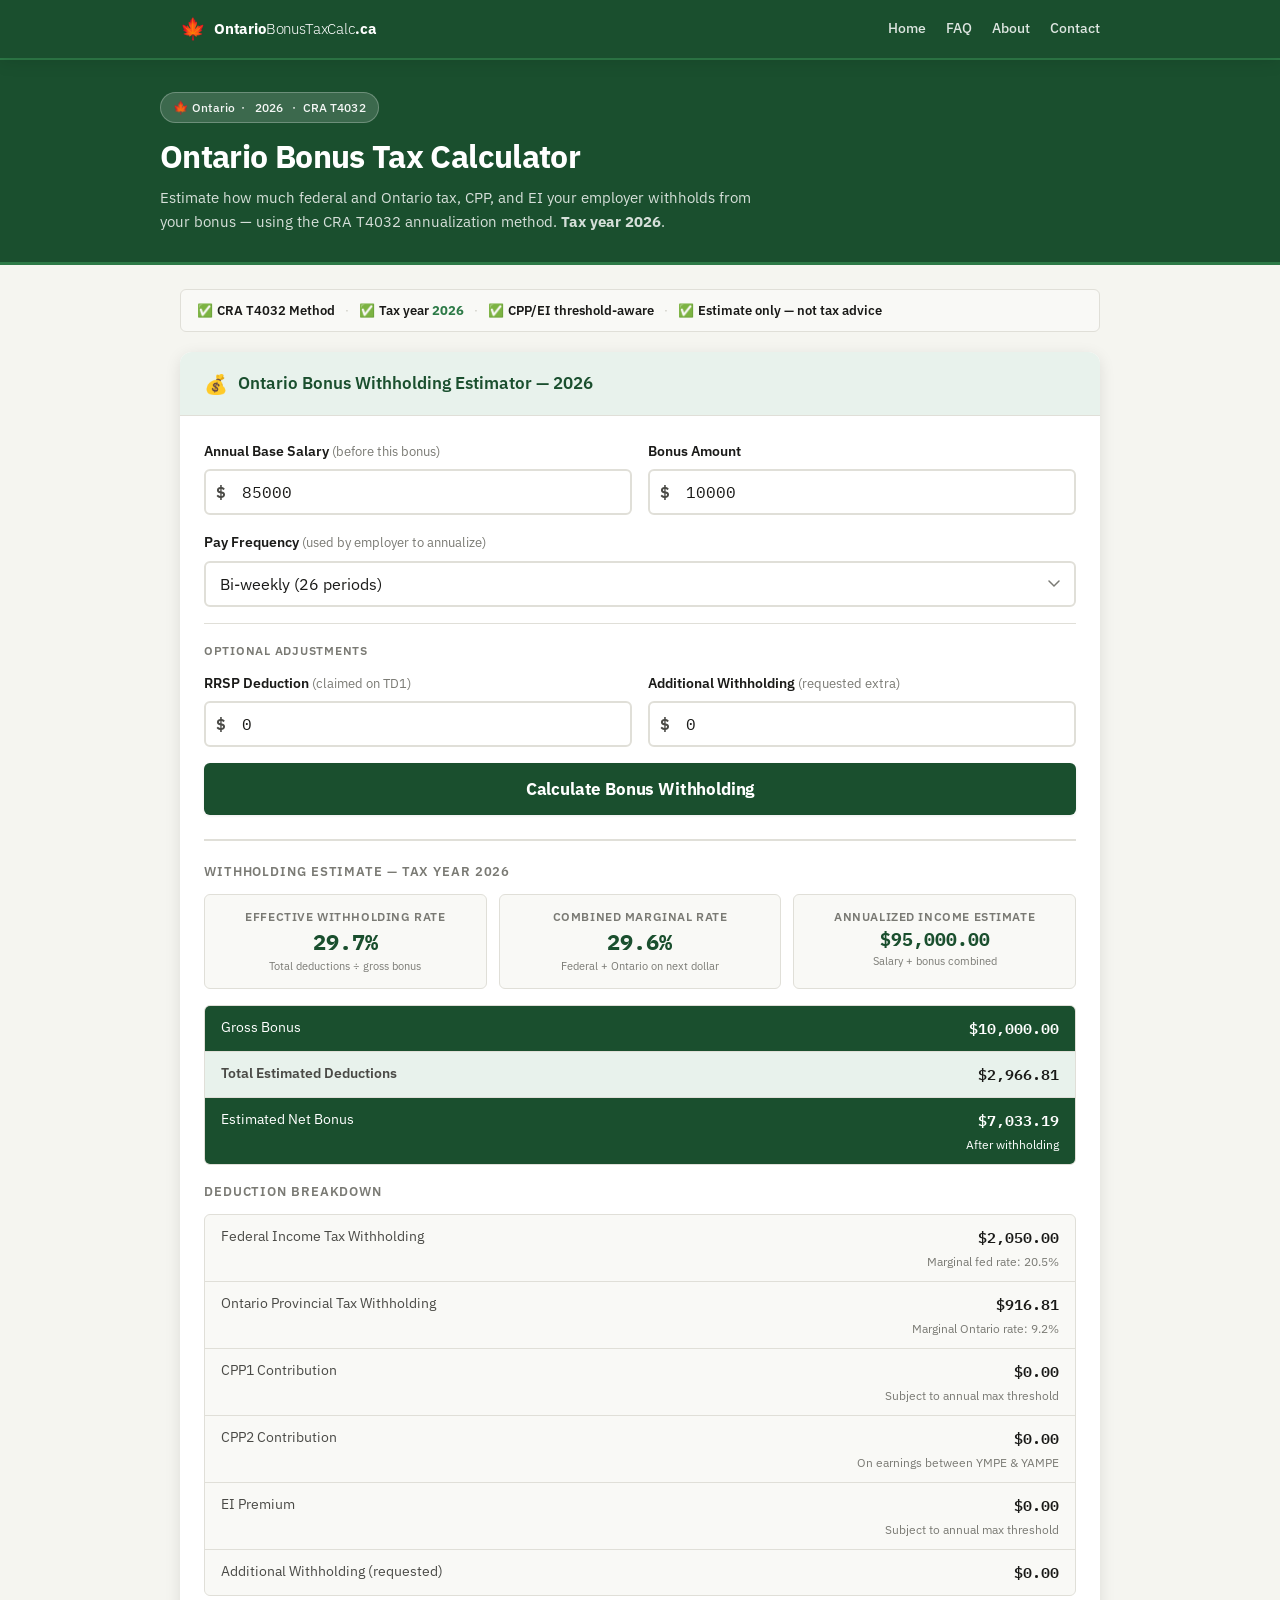
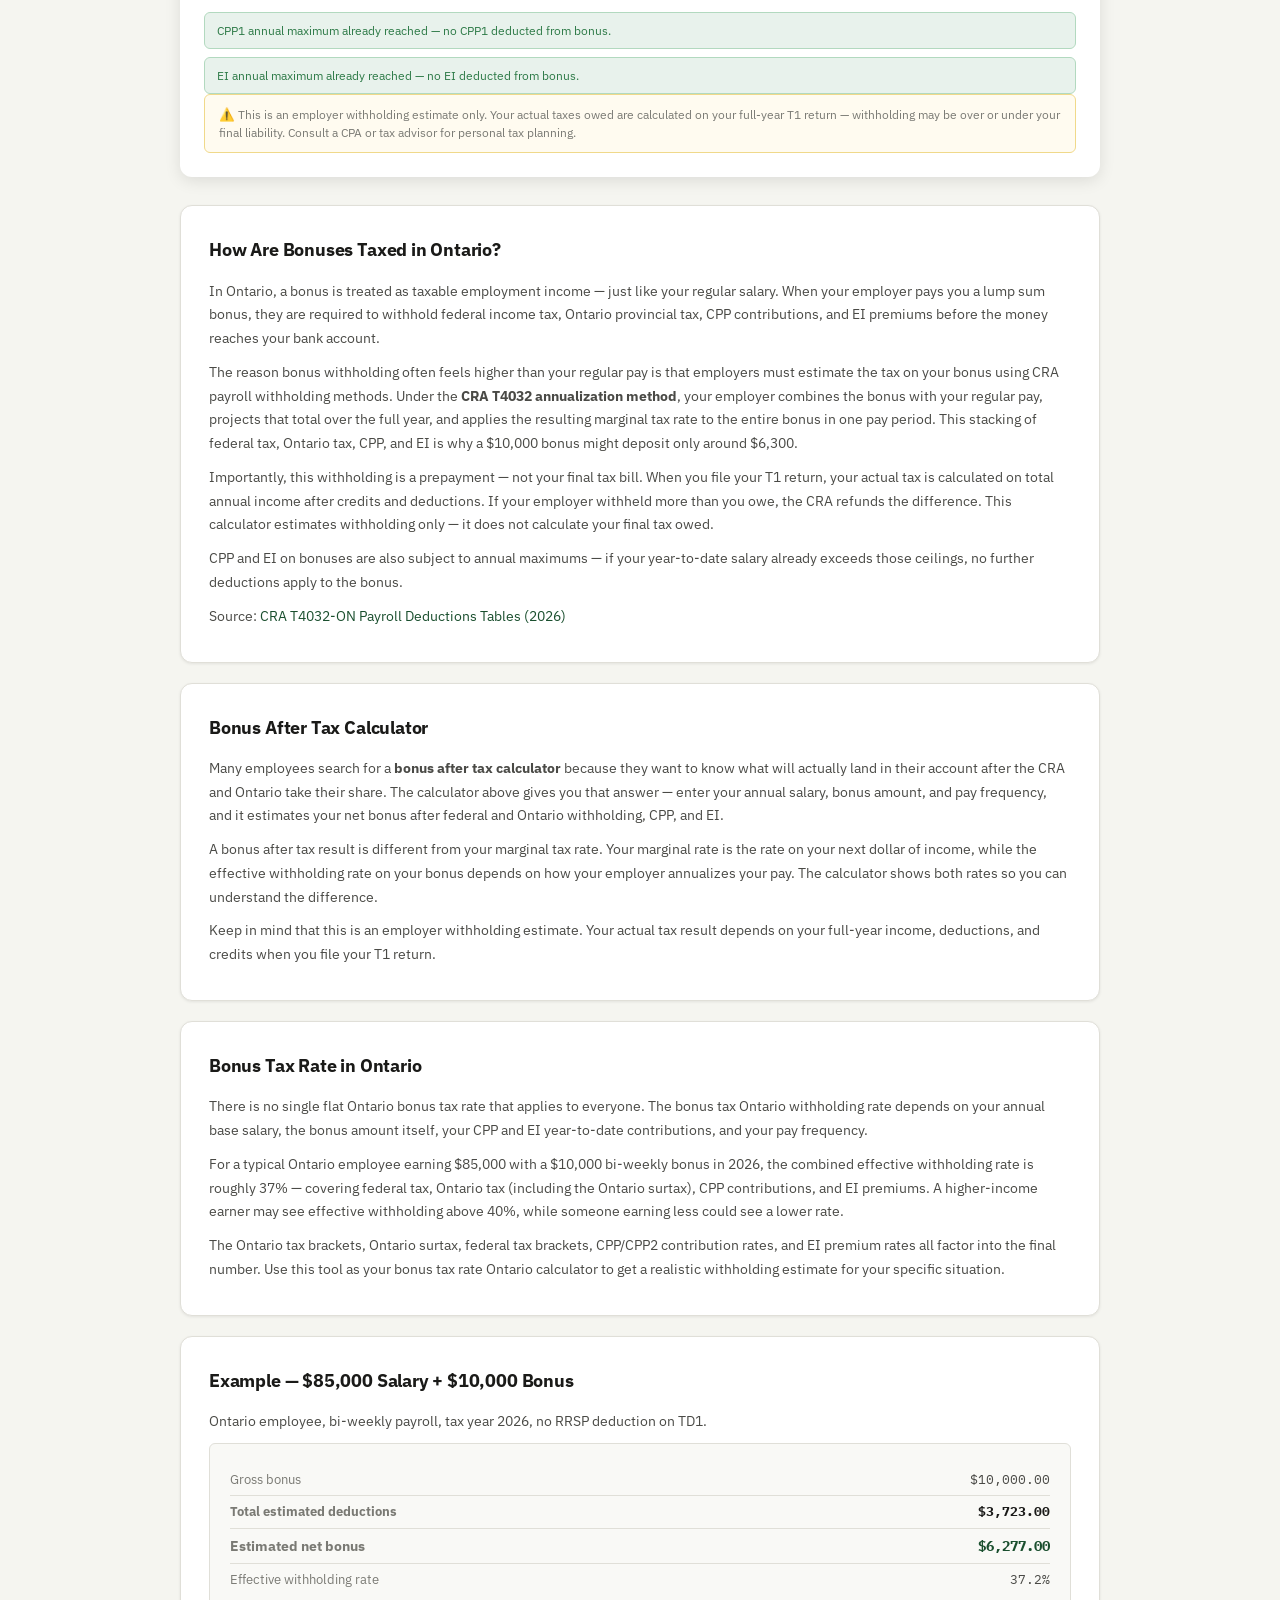
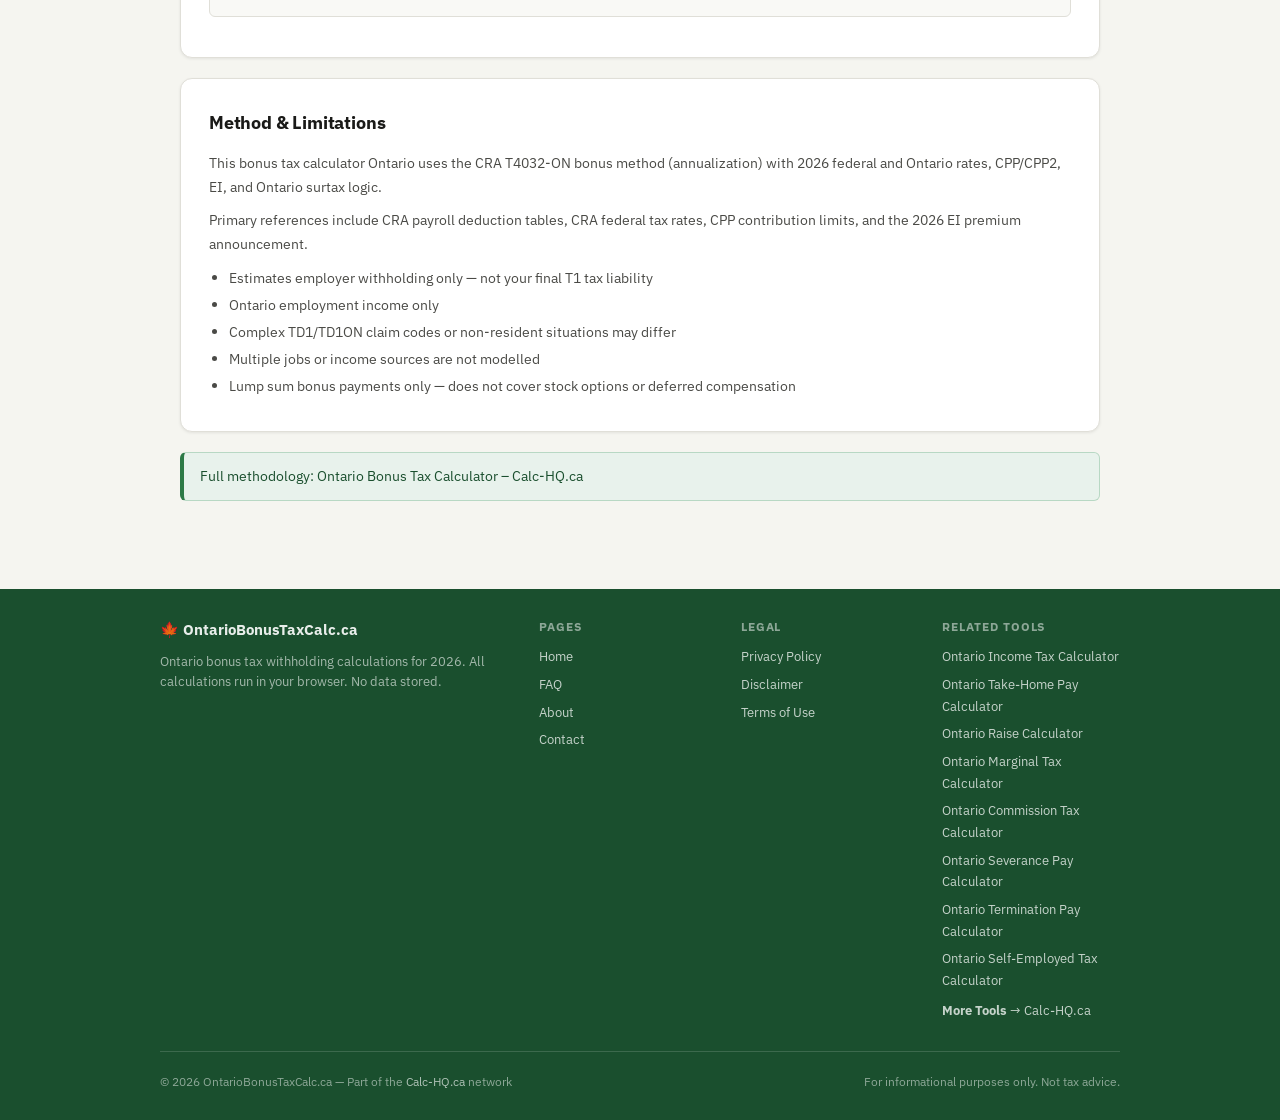
<file: index.html>
<!DOCTYPE html>
<html lang="en-CA">
<head>
  <meta charset="UTF-8">
  <meta name="viewport" content="width=device-width, initial-scale=1.0">
  <meta name="description" content="Estimate your Ontario bonus after tax for 2026. See how bonuses are taxed in Ontario using CRA withholding rules, CPP, EI, federal tax, Ontario tax, and surtax.">
  <meta name="robots" content="index, follow">
  <link rel="canonical" href="https://ontariobonustaxcalc.ca/">

  <!-- Open Graph -->
  <meta property="og:type" content="website">
  <meta property="og:title" content="Ontario Bonus Tax Calculator 2026 — How Bonuses Are Taxed &amp; What You Take Home">
  <meta property="og:description" content="Estimate your Ontario bonus after tax for 2026. See how bonuses are taxed in Ontario using CRA withholding rules, CPP, EI, federal tax, Ontario tax, and surtax.">
  <meta property="og:url" content="https://ontariobonustaxcalc.ca/">
  <meta property="og:site_name" content="OntarioBonusTaxCalc.ca">

  <title>Ontario Bonus Tax Calculator 2026 — How Bonuses Are Taxed &amp; What You Take Home</title>

  <!-- AdSense -->
  <script async src="https://pagead2googlesyndication.com/pagead/js/adsbygoogle.js?client=ca-pub-7744853829365165" crossorigin="anonymous"></script>

  <!-- Stylesheet with cache bust -->
  <link rel="stylesheet" href="css/style.css?v=2026.2">

  <!-- JSON-LD Schema -->
  <script type="application/ld+json">
  {
    "@context": "https://schema.org",
    "@type": "WebApplication",
    "name": "Ontario Bonus Tax Calculator",
    "url": "https://ontariobonustaxcalc.ca/",
    "description": "Estimate Ontario bonus tax withholding using the CRA T4032 annualization method. Calculates federal and Ontario provincial withholding, CPP, CPP2, and EI impacts on your bonus for tax year 2026.",
    "applicationCategory": "FinanceApplication",
    "operatingSystem": "All",
    "browserRequirements": "Requires JavaScript",
    "offers": {
      "@type": "Offer",
      "price": "0",
      "priceCurrency": "CAD"
    },
    "provider": {
      "@type": "Organization",
      "name": "OntarioBonusTaxCalc.ca",
      "url": "https://ontariobonustaxcalc.ca"
    }
  }
  </script>
</head>
<body>

<!-- ── Header ──────────────────────────────────────────────────────────────── -->
<header class="site-header">
  <div class="header-inner">
    <a class="site-logo" href="index.html">
      <span class="logo-maple">🍁</span>
      <span class="logo-text">Ontario<span>BonusTaxCalc</span>.ca</span>
    </a>
    <nav class="site-nav" aria-label="Main navigation">
      <a href="index.html" class="active">Home</a>
      <a href="faq.html">FAQ</a>
      <a href="about.html">About</a>
      <a href="contact.html">Contact</a>
    </nav>
    <button class="hamburger" aria-label="Menu" aria-expanded="false">
      <span></span><span></span><span></span>
    </button>
  </div>
</header>

<!-- Mobile nav overlay -->
<div class="mobile-nav-overlay" id="mobile-overlay"></div>
<nav class="mobile-nav" id="mobile-nav">
  <a href="index.html">Home</a>
  <a href="faq.html">FAQ</a>
  <a href="about.html">About</a>
  <a href="contact.html">Contact</a>
</nav>

<!-- ── Hero ────────────────────────────────────────────────────────────────── -->
<section class="hero">
  <div class="hero-inner">
    <div class="hero-badge">🍁 Ontario &nbsp;·&nbsp; <span id="hero-year">2026</span> &nbsp;·&nbsp; CRA T4032</div>
    <h1>Ontario Bonus Tax Calculator</h1>
    <p>Estimate how much federal and Ontario tax, CPP, and EI your employer withholds from your bonus — using the CRA T4032 annualization method. <strong>Tax year <span class="res-year-static">2026</span></strong>.</p>
  </div>
</section>

<!-- ── Main Content ─────────────────────────────────────────────────────────── -->
<main class="main-content">

  <!-- Trust Strip -->
  <div class="trust-strip" role="note">
    <span class="ts-item">✅ <strong>CRA T4032 Method</strong></span>
    <span class="ts-sep">·</span>
    <span class="ts-item">✅ <strong>Tax year <span class="res-year-static">2026</span></strong></span>
    <span class="ts-sep">·</span>
    <span class="ts-item">✅ <strong>CPP/EI threshold-aware</strong></span>
    <span class="ts-sep">·</span>
    <span class="ts-item">✅ <strong>Estimate only — not tax advice</strong></span>
  </div>

  <!-- AdSense slot (top) -->
  <div class="ad-unit ad-inactive" aria-hidden="true">
    <ins class="adsbygoogle"
         style="display:block"
         data-ad-client="ca-pub-7744853829365165"
         data-ad-slot="auto"
         data-ad-format="auto"
         data-full-width-responsive="true"></ins>
  </div>

  <!-- Calculator Card -->
  <div class="calc-card" id="calculator">
    <div class="calc-header">
      <span class="calc-icon">💰</span>
      <h2>Ontario Bonus Withholding Estimator — <span class="res-year-static">2026</span></h2>
    </div>
    <div class="calc-body">

      <!-- Error display -->
      <div class="calc-error" id="calc-error" role="alert"></div>

      <!-- Required Inputs -->
      <div class="input-row">
        <div class="input-group">
          <label for="input-salary">Annual Base Salary <span class="label-sub">(before this bonus)</span></label>
          <div class="input-wrap input-wrap-dollar">
            <span class="input-prefix">$</span>
            <input type="number" id="input-salary" min="0" max="2000000" step="100" value="85000" inputmode="numeric" aria-label="Annual base salary in Canadian dollars">
          </div>
        </div>
        <div class="input-group">
          <label for="input-bonus">Bonus Amount</label>
          <div class="input-wrap input-wrap-dollar">
            <span class="input-prefix">$</span>
            <input type="number" id="input-bonus" min="0" max="2000000" step="100" value="10000" inputmode="numeric" aria-label="Bonus amount in Canadian dollars">
          </div>
        </div>
      </div>

      <div class="input-group">
        <label for="input-pay-freq">Pay Frequency <span class="label-sub">(used by employer to annualize)</span></label>
        <select id="input-pay-freq" aria-label="Pay frequency">
          <option value="26" selected>Bi-weekly (26 periods)</option>
          <option value="52">Weekly (52 periods)</option>
          <option value="24">Semi-monthly (24 periods)</option>
          <option value="12">Monthly (12 periods)</option>
        </select>
      </div>

      <!-- Optional Inputs -->
      <div class="optional-inputs">
        <div class="optional-label">Optional Adjustments</div>
        <div class="input-row">
          <div class="input-group">
            <label for="input-rrsp">RRSP Deduction <span class="label-sub">(claimed on TD1)</span></label>
            <div class="input-wrap input-wrap-dollar">
              <span class="input-prefix">$</span>
              <input type="number" id="input-rrsp" min="0" max="500000" step="100" value="0" inputmode="numeric" aria-label="RRSP deduction amount">
            </div>
          </div>
          <div class="input-group">
            <label for="input-additional-wh">Additional Withholding <span class="label-sub">(requested extra)</span></label>
            <div class="input-wrap input-wrap-dollar">
              <span class="input-prefix">$</span>
              <input type="number" id="input-additional-wh" min="0" max="100000" step="50" value="0" inputmode="numeric" aria-label="Additional withholding amount">
            </div>
          </div>
        </div>
      </div>

      <button class="btn-calculate" onclick="runBonusCalc()" aria-label="Calculate bonus tax withholding">
        Calculate Bonus Withholding
      </button>

      <!-- Results Section -->
      <section class="results-section" id="results-section" aria-live="polite">
        <hr class="results-divider">
        <div class="results-label">Withholding Estimate — Tax Year <span class="res-year-static">2026</span></div>

        <!-- Rate blocks -->
        <div class="rates-row">
          <div class="rate-block">
            <div class="rate-label">Effective Withholding Rate</div>
            <div class="rate-value" id="res-effective-rate">—</div>
            <div class="rate-sub">Total deductions ÷ gross bonus</div>
          </div>
          <div class="rate-block">
            <div class="rate-label">Combined Marginal Rate</div>
            <div class="rate-value" id="res-combined-marginal">—</div>
            <div class="rate-sub">Federal + Ontario on next dollar</div>
          </div>
          <div class="rate-block">
            <div class="rate-label">Annualized Income Estimate</div>
            <div class="rate-value" id="res-annualized" style="font-size:1.1rem;">—</div>
            <div class="rate-sub">Salary + bonus combined</div>
          </div>
        </div>

        <!-- Primary summary -->
        <div class="results-primary">
          <div class="result-row result-highlight">
            <span class="rr-label">Gross Bonus</span>
            <div class="rr-right">
              <span class="rr-value" id="res-gross-bonus">—</span>
            </div>
          </div>
          <div class="result-row result-bold">
            <span class="rr-label">Total Estimated Deductions</span>
            <div class="rr-right">
              <span class="rr-value" id="res-total-deductions">—</span>
            </div>
          </div>
          <div class="result-row result-highlight">
            <span class="rr-label">Estimated Net Bonus</span>
            <div class="rr-right">
              <span class="rr-value" id="res-net-bonus">—</span>
              <span class="rr-sub">After withholding</span>
            </div>
          </div>
        </div>

        <!-- Deduction breakdown -->
        <div class="results-label">Deduction Breakdown</div>
        <div class="results-primary">
          <div class="result-row">
            <span class="rr-label">Federal Income Tax Withholding</span>
            <div class="rr-right">
              <span class="rr-value" id="res-federal-wh">—</span>
              <span class="rr-sub">Marginal fed rate: <span id="res-marginal-fed">—</span></span>
            </div>
          </div>
          <div class="result-row">
            <span class="rr-label">Ontario Provincial Tax Withholding</span>
            <div class="rr-right">
              <span class="rr-value" id="res-ontario-wh">—</span>
              <span class="rr-sub">Marginal Ontario rate: <span id="res-marginal-ont">—</span></span>
            </div>
          </div>
          <div class="result-row">
            <span class="rr-label">CPP1 Contribution</span>
            <div class="rr-right">
              <span class="rr-value" id="res-cpp1">—</span>
              <span class="rr-sub">Subject to annual max threshold</span>
            </div>
          </div>
          <div class="result-row">
            <span class="rr-label">CPP2 Contribution</span>
            <div class="rr-right">
              <span class="rr-value" id="res-cpp2">—</span>
              <span class="rr-sub">On earnings between YMPE &amp; YAMPE</span>
            </div>
          </div>
          <div class="result-row">
            <span class="rr-label">EI Premium</span>
            <div class="rr-right">
              <span class="rr-value" id="res-ei">—</span>
              <span class="rr-sub">Subject to annual max threshold</span>
            </div>
          </div>
          <div class="result-row">
            <span class="rr-label">Additional Withholding (requested)</span>
            <div class="rr-right">
              <span class="rr-value" id="res-additional-wh">—</span>
            </div>
          </div>
        </div>

        <!-- CPP/EI threshold notes -->
        <div class="threshold-note" id="cpp-threshold-note" style="display:none;margin-bottom:6px;"></div>
        <div class="threshold-note" id="ei-threshold-note" style="display:none;"></div>

        <p class="results-note">
          ⚠️ This is an employer withholding estimate only. Your actual taxes owed are calculated on your full-year T1 return — withholding may be over or under your final liability. Consult a CPA or tax advisor for personal tax planning.
        </p>
      </section>

    </div><!-- /calc-body -->
  </div><!-- /calc-card -->

  <!-- AdSense slot (mid) -->
  <div class="ad-unit ad-inactive" aria-hidden="true">
    <ins class="adsbygoogle"
         style="display:block"
         data-ad-client="ca-pub-7744853829365165"
         data-ad-slot="auto"
         data-ad-format="auto"
         data-full-width-responsive="true"></ins>
  </div>

  <!-- ── Content Sections ──────────────────────────────────────────────── -->

  <!-- How Are Bonuses Taxed in Ontario? -->
  <article class="authority-section" id="how-it-works">
    <h2>How Are Bonuses Taxed in Ontario?</h2>
    <p>In Ontario, a bonus is treated as taxable employment income — just like your regular salary. When your employer pays you a lump sum bonus, they are required to withhold federal income tax, Ontario provincial tax, CPP contributions, and EI premiums before the money reaches your bank account.</p>
    <p>The reason bonus withholding often feels higher than your regular pay is that employers must estimate the tax on your bonus using CRA payroll withholding methods. Under the <strong>CRA T4032 annualization method</strong>, your employer combines the bonus with your regular pay, projects that total over the full year, and applies the resulting marginal tax rate to the entire bonus in one pay period. This stacking of federal tax, Ontario tax, CPP, and EI is why a $10,000 bonus might deposit only around $6,300.</p>
    <p>Importantly, this withholding is a prepayment — not your final tax bill. When you file your T1 return, your actual tax is calculated on total annual income after credits and deductions. If your employer withheld more than you owe, the CRA refunds the difference. This calculator estimates withholding only — it does not calculate your final tax owed.</p>
    <p>CPP and EI on bonuses are also subject to annual maximums — if your year-to-date salary already exceeds those ceilings, no further deductions apply to the bonus.</p>
    <p class="source-cite">Source: <a href="https://www.canada.ca/en/revenue-agency/services/forms-publications/payroll/t4032-payroll-deductions-tables/t4032on-jan/t4032on-january-general-information.html" target="_blank" rel="noopener noreferrer">CRA T4032-ON Payroll Deductions Tables (2026)</a></p>
  </article>

  <!-- Bonus After Tax Calculator -->
  <article class="authority-section" id="bonus-after-tax">
    <h2>Bonus After Tax Calculator</h2>
    <p>Many employees search for a <strong>bonus after tax calculator</strong> because they want to know what will actually land in their account after the CRA and Ontario take their share. The calculator above gives you that answer — enter your annual salary, bonus amount, and pay frequency, and it estimates your net bonus after federal and Ontario withholding, CPP, and EI.</p>
    <p>A bonus after tax result is different from your marginal tax rate. Your marginal rate is the rate on your next dollar of income, while the effective withholding rate on your bonus depends on how your employer annualizes your pay. The calculator shows both rates so you can understand the difference.</p>
    <p>Keep in mind that this is an employer withholding estimate. Your actual tax result depends on your full-year income, deductions, and credits when you file your T1 return.</p>
  </article>

  <!-- Bonus Tax Rate in Ontario -->
  <article class="authority-section" id="bonus-tax-rate">
    <h2>Bonus Tax Rate in Ontario</h2>
    <p>There is no single flat Ontario bonus tax rate that applies to everyone. The bonus tax Ontario withholding rate depends on your annual base salary, the bonus amount itself, your CPP and EI year-to-date contributions, and your pay frequency.</p>
    <p>For a typical Ontario employee earning $85,000 with a $10,000 bi-weekly bonus in 2026, the combined effective withholding rate is roughly 37% — covering federal tax, Ontario tax (including the Ontario surtax), CPP contributions, and EI premiums. A higher-income earner may see effective withholding above 40%, while someone earning less could see a lower rate.</p>
    <p>The Ontario tax brackets, Ontario surtax, federal tax brackets, CPP/CPP2 contribution rates, and EI premium rates all factor into the final number. Use this tool as your bonus tax rate Ontario calculator to get a realistic withholding estimate for your specific situation.</p>
  </article>

  <!-- Example -->
  <article class="authority-section" id="examples">
    <h2>Example — $85,000 Salary + $10,000 Bonus</h2>
    <p>Ontario employee, bi-weekly payroll, tax year 2026, no RRSP deduction on TD1.</p>
    <div class="example-block">
      <div class="ex-row"><span>Gross bonus</span><span>$10,000.00</span></div>
      <div class="ex-row ex-total"><span>Total estimated deductions</span><span>$3,723.00</span></div>
      <div class="ex-row ex-net"><span>Estimated net bonus</span><span>$6,277.00</span></div>
      <div class="ex-row"><span>Effective withholding rate</span><span>37.2%</span></div>
    </div>
  </article>

  <!-- Method & Limitations -->
  <article class="authority-section" id="methodology">
    <h2>Method &amp; Limitations</h2>
    <p>This bonus tax calculator Ontario uses the CRA T4032-ON bonus method (annualization) with 2026 federal and Ontario rates, CPP/CPP2, EI, and Ontario surtax logic.</p>
    <p>Primary references include CRA payroll deduction tables, CRA federal tax rates, CPP contribution limits, and the 2026 EI premium announcement.</p>
    <ul>
      <li>Estimates employer withholding only — not your final T1 tax liability</li>
      <li>Ontario employment income only</li>
      <li>Complex TD1/TD1ON claim codes or non-resident situations may differ</li>
      <li>Multiple jobs or income sources are not modelled</li>
      <li>Lump sum bonus payments only — does not cover stock options or deferred compensation</li>
    </ul>
  </article>

  <div class="info-box">
    <a href="https://calc-hq.ca/methodology/ontario-bonus-tax/">Full methodology: Ontario Bonus Tax Calculator – Calc-HQ.ca</a>
  </div>

  <!-- AdSense slot (bottom) -->
  <div class="ad-unit ad-inactive" aria-hidden="true">
    <ins class="adsbygoogle"
         style="display:block"
         data-ad-client="ca-pub-7744853829365165"
         data-ad-slot="auto"
         data-ad-format="auto"
         data-full-width-responsive="true"></ins>
  </div>


</main>

<!-- ── Footer (rendered by network.js via #network-footer) ─────────────────── -->
<footer class="site-footer">
  <div id="network-footer"></div>
</footer>

<!-- Scripts: config MUST load before calculator -->
<script src="js/config.js"></script>
<script src="js/calculator.js"></script>
<script src="js/network.js"></script>
<script src="js/ads.js"></script>
<script>
  (function() {
    var hamburger = document.querySelector('.hamburger');
    var mobileNav = document.getElementById('mobile-nav');
    var overlay = document.getElementById('mobile-overlay');
    function toggleMenu() {
      var isOpen = hamburger.classList.toggle('active');
      mobileNav.classList.toggle('active', isOpen);
      overlay.classList.toggle('active', isOpen);
      hamburger.setAttribute('aria-expanded', String(isOpen));
      document.body.style.overflow = isOpen ? 'hidden' : '';
    }
    function closeMenu() {
      hamburger.classList.remove('active');
      mobileNav.classList.remove('active');
      overlay.classList.remove('active');
      hamburger.setAttribute('aria-expanded', 'false');
      document.body.style.overflow = '';
    }
    if (hamburger) hamburger.addEventListener('click', toggleMenu);
    if (overlay) overlay.addEventListener('click', closeMenu);
    if (mobileNav) mobileNav.querySelectorAll('a').forEach(function(a) { a.addEventListener('click', closeMenu); });
  })();
</script>

<script>
(function () {
  "use strict";
  var C = BONUS_CONFIG;

  // Set tax year in all year placeholders
  document.querySelectorAll(".res-year-static, #hero-year").forEach(function (el) {
    el.textContent = C.taxYear;
  });

  // CPP/EI threshold note auto-show
  function watchThresholdNotes() {
    ["cpp-threshold-note", "ei-threshold-note"].forEach(function (id) {
      var el = document.getElementById(id);
      if (el) {
        var observer = new MutationObserver(function () {
          el.style.display = el.textContent.trim() ? "block" : "none";
        });
        observer.observe(el, { childList: true, characterData: true, subtree: true });
        el.style.display = "none";
      }
    });
  }
  watchThresholdNotes();

  // Auto-calculate on page load with default values
  if (window.runBonusCalc) {
    window.runBonusCalc();
  }
})();
</script>

</body>
</html>
</file>
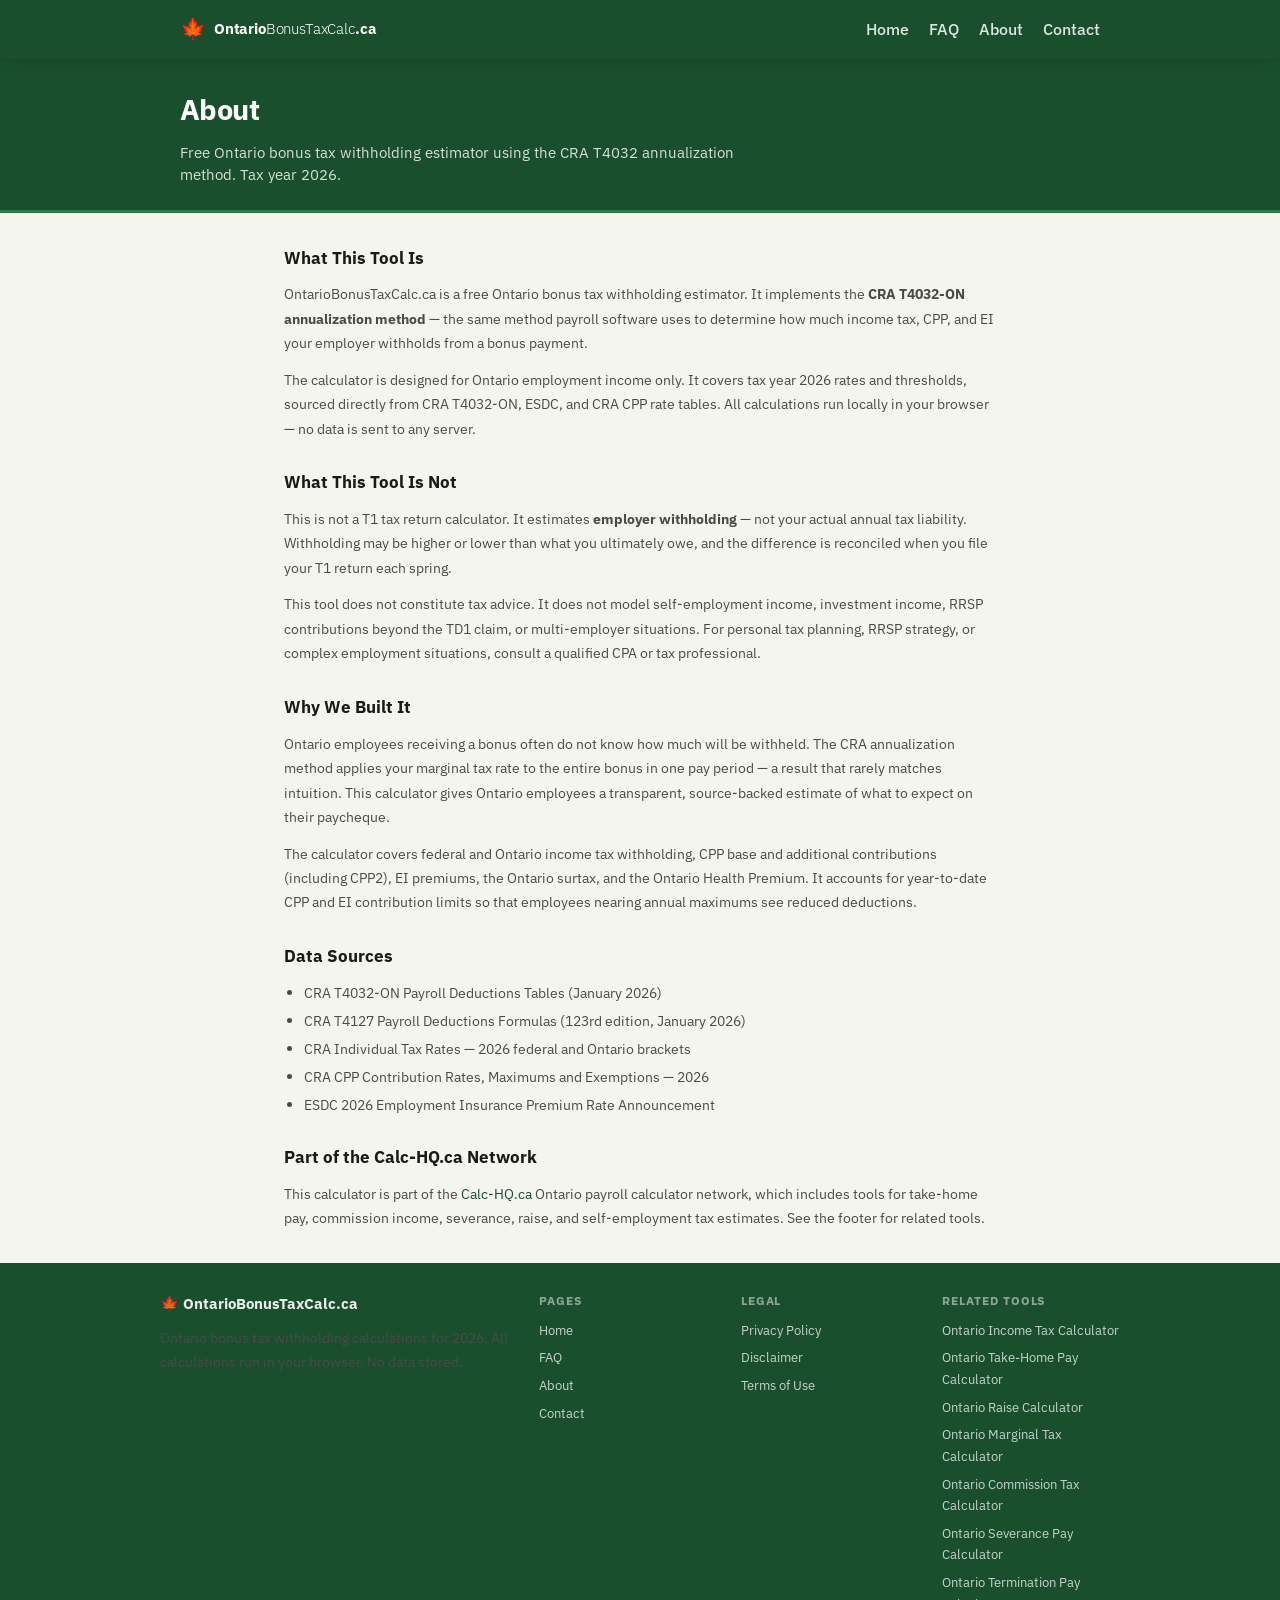
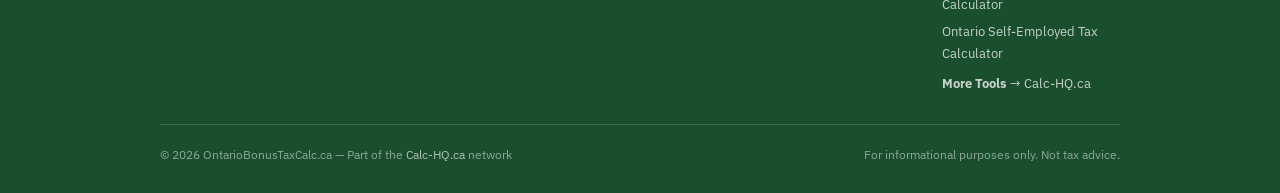
<file: about.html>
<!DOCTYPE html>
<html lang="en-CA">
<head>
  <meta charset="UTF-8">
  <meta name="viewport" content="width=device-width, initial-scale=1.0">
  <meta name="description" content="About OntarioBonusTaxCalc.ca — a free Ontario bonus tax withholding estimator using the CRA T4032 annualization method. Tax year 2026.">
  <meta name="robots" content="index, follow">
  <link rel="canonical" href="https://ontariobonustaxcalc.ca/about.html">
  <title>About — OntarioBonusTaxCalc.ca</title>
  <script async src="https://pagead2.googlesyndication.com/pagead/js/adsbygoogle.js?client=ca-pub-7744853829365165" crossorigin="anonymous"></script>
  <link rel="stylesheet" href="css/style.css?v=2026.2">
</head>
<body class="support-page">

<header class="site-header">
  <div class="header-inner">
    <a class="site-logo" href="index.html">
      <span class="logo-maple">🍁</span>
      <span class="logo-text">Ontario<span>BonusTaxCalc</span>.ca</span>
    </a>
    <nav class="site-nav" aria-label="Main navigation">
      <a href="index.html">Home</a>
      <a href="faq.html">FAQ</a>
      <a href="about.html" class="active">About</a>
      <a href="contact.html">Contact</a>
    </nav>
    <button class="hamburger" aria-label="Menu" aria-expanded="false">
      <span></span><span></span><span></span>
    </button>
  </div>
</header>

<!-- Mobile nav overlay -->
<div class="mobile-nav-overlay" id="mobile-overlay"></div>
<nav class="mobile-nav" id="mobile-nav">
  <a href="index.html">Home</a>
  <a href="faq.html">FAQ</a>
  <a href="about.html" class="active">About</a>
  <a href="contact.html">Contact</a>
</nav>

<section class="page-hero">
  <div class="container">
    <h1>About</h1>
    <p>Free Ontario bonus tax withholding estimator using the CRA T4032 annualization method. Tax year 2026.</p>
  </div>
</section>

<div class="page-body">

  <h2>What This Tool Is</h2>
  <p>OntarioBonusTaxCalc.ca is a free Ontario bonus tax withholding estimator. It implements the <strong>CRA T4032-ON annualization method</strong> — the same method payroll software uses to determine how much income tax, CPP, and EI your employer withholds from a bonus payment.</p>
  <p>The calculator is designed for Ontario employment income only. It covers tax year 2026 rates and thresholds, sourced directly from CRA T4032-ON, ESDC, and CRA CPP rate tables. All calculations run locally in your browser — no data is sent to any server.</p>

  <h2>What This Tool Is Not</h2>
  <p>This is not a T1 tax return calculator. It estimates <strong>employer withholding</strong> — not your actual annual tax liability. Withholding may be higher or lower than what you ultimately owe, and the difference is reconciled when you file your T1 return each spring.</p>
  <p>This tool does not constitute tax advice. It does not model self-employment income, investment income, RRSP contributions beyond the TD1 claim, or multi-employer situations. For personal tax planning, RRSP strategy, or complex employment situations, consult a qualified CPA or tax professional.</p>

  <h2>Why We Built It</h2>
  <p>Ontario employees receiving a bonus often do not know how much will be withheld. The CRA annualization method applies your marginal tax rate to the entire bonus in one pay period — a result that rarely matches intuition. This calculator gives Ontario employees a transparent, source-backed estimate of what to expect on their paycheque.</p>
  <p>The calculator covers federal and Ontario income tax withholding, CPP base and additional contributions (including CPP2), EI premiums, the Ontario surtax, and the Ontario Health Premium. It accounts for year-to-date CPP and EI contribution limits so that employees nearing annual maximums see reduced deductions.</p>

  <h2>Data Sources</h2>
  <ul>
    <li>CRA T4032-ON Payroll Deductions Tables (January 2026)</li>
    <li>CRA T4127 Payroll Deductions Formulas (123rd edition, January 2026)</li>
    <li>CRA Individual Tax Rates — 2026 federal and Ontario brackets</li>
    <li>CRA CPP Contribution Rates, Maximums and Exemptions — 2026</li>
    <li>ESDC 2026 Employment Insurance Premium Rate Announcement</li>
  </ul>

  <h2>Part of the Calc-HQ.ca Network</h2>
  <p>This calculator is part of the <a href="https://calc-hq.ca" target="_blank" rel="noopener noreferrer">Calc-HQ.ca</a> Ontario payroll calculator network, which includes tools for take-home pay, commission income, severance, raise, and self-employment tax estimates. See the footer for related tools.</p>
</div>

<footer class="site-footer">
  <div id="network-footer"></div>
</footer>

<script src="js/config.js"></script>
<script src="js/network.js"></script>
<script src="js/ads.js"></script>

<script>
  (function() {
    var hamburger = document.querySelector('.hamburger');
    var mobileNav = document.getElementById('mobile-nav');
    var overlay = document.getElementById('mobile-overlay');
    function toggleMenu() {
      var isOpen = hamburger.classList.toggle('active');
      mobileNav.classList.toggle('active', isOpen);
      overlay.classList.toggle('active', isOpen);
      hamburger.setAttribute('aria-expanded', String(isOpen));
      document.body.style.overflow = isOpen ? 'hidden' : '';
    }
    function closeMenu() {
      hamburger.classList.remove('active');
      mobileNav.classList.remove('active');
      overlay.classList.remove('active');
      hamburger.setAttribute('aria-expanded', 'false');
      document.body.style.overflow = '';
    }
    if (hamburger) hamburger.addEventListener('click', toggleMenu);
    if (overlay) overlay.addEventListener('click', closeMenu);
    if (mobileNav) mobileNav.querySelectorAll('a').forEach(function(a) { a.addEventListener('click', closeMenu); });
  })();
</script>

</body>
</html>
</file>
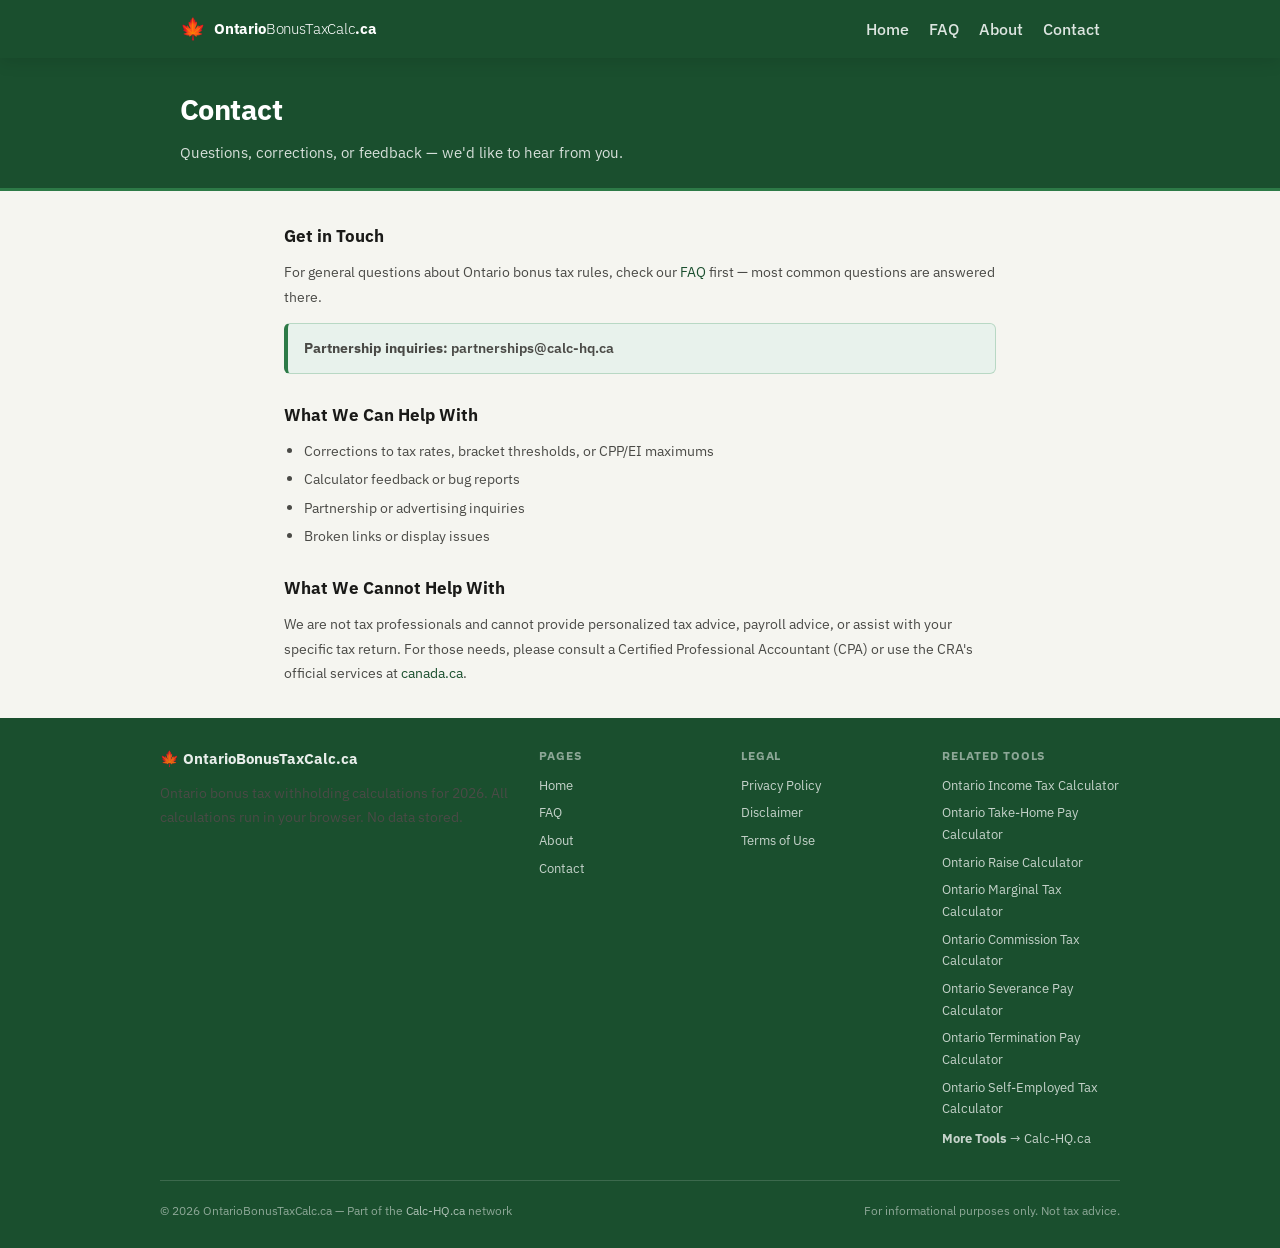
<file: contact.html>
<!DOCTYPE html>
<html lang="en-CA">
<head>
  <meta charset="UTF-8">
  <meta name="viewport" content="width=device-width, initial-scale=1.0">
  <meta name="description" content="Contact OntarioBonusTaxCalc.ca — partnership inquiries, corrections, and feedback.">
  <meta name="robots" content="index, follow">
  <link rel="canonical" href="https://ontariobonustaxcalc.ca/contact.html">
  <title>Contact — OntarioBonusTaxCalc.ca</title>
  <script async src="https://pagead2.googlesyndication.com/pagead/js/adsbygoogle.js?client=ca-pub-7744853829365165" crossorigin="anonymous"></script>
  <link rel="stylesheet" href="css/style.css?v=2026.2">
</head>
<body class="support-page">

<header class="site-header">
  <div class="header-inner">
    <a class="site-logo" href="index.html">
      <span class="logo-maple">🍁</span>
      <span class="logo-text">Ontario<span>BonusTaxCalc</span>.ca</span>
    </a>
    <nav class="site-nav" aria-label="Main navigation">
      <a href="index.html">Home</a>
      <a href="faq.html">FAQ</a>
      <a href="about.html">About</a>
      <a href="contact.html" class="active">Contact</a>
    </nav>
    <button class="hamburger" aria-label="Menu" aria-expanded="false">
      <span></span><span></span><span></span>
    </button>
  </div>
</header>

<!-- Mobile nav overlay -->
<div class="mobile-nav-overlay" id="mobile-overlay"></div>
<nav class="mobile-nav" id="mobile-nav">
  <a href="index.html">Home</a>
  <a href="faq.html">FAQ</a>
  <a href="about.html">About</a>
  <a href="contact.html">Contact</a>
</nav>

<section class="page-hero">
  <div class="container">
    <h1>Contact</h1>
    <p>Questions, corrections, or feedback — we'd like to hear from you.</p>
  </div>
</section>

<div class="page-body">

  <h2>Get in Touch</h2>
  <p>For general questions about Ontario bonus tax rules, check our <a href="faq.html">FAQ</a> first — most common questions are answered there.</p>

  <div class="info-box" style="margin-bottom:24px">
    <p style="margin:0"><strong>Partnership inquiries:</strong> <a href="mailto:partnerships@calc-hq.ca" style="color:inherit;font-weight:600;">partnerships@calc-hq.ca</a></p>
  </div>

  <h2>What We Can Help With</h2>
  <ul>
    <li>Corrections to tax rates, bracket thresholds, or CPP/EI maximums</li>
    <li>Calculator feedback or bug reports</li>
    <li>Partnership or advertising inquiries</li>
    <li>Broken links or display issues</li>
  </ul>

  <h2>What We Cannot Help With</h2>
  <p>We are not tax professionals and cannot provide personalized tax advice, payroll advice, or assist with your specific tax return. For those needs, please consult a Certified Professional Accountant (CPA) or use the CRA's official services at <a href="https://www.canada.ca/en/revenue-agency.html" target="_blank" rel="noopener">canada.ca</a>.</p>

</div>

<footer class="site-footer">
  <div id="network-footer"></div>
</footer>

<script src="js/config.js"></script>
<script src="js/network.js"></script>
<script src="js/ads.js"></script>
<script>
(function() {
  var hamburger = document.querySelector('.hamburger');
  var mobileNav = document.getElementById('mobile-nav');
  var overlay = document.getElementById('mobile-overlay');
  function toggleMenu() {
    var isOpen = hamburger.classList.toggle('active');
    mobileNav.classList.toggle('active', isOpen);
    overlay.classList.toggle('active', isOpen);
    hamburger.setAttribute('aria-expanded', String(isOpen));
    document.body.style.overflow = isOpen ? 'hidden' : '';
  }
  function closeMenu() {
    hamburger.classList.remove('active');
    mobileNav.classList.remove('active');
    overlay.classList.remove('active');
    hamburger.setAttribute('aria-expanded', 'false');
    document.body.style.overflow = '';
  }
  if (hamburger) hamburger.addEventListener('click', toggleMenu);
  if (overlay) overlay.addEventListener('click', closeMenu);
  if (mobileNav) mobileNav.querySelectorAll('a').forEach(function(a) { a.addEventListener('click', closeMenu); });
})();
</script>

</body>
</html>
</file>
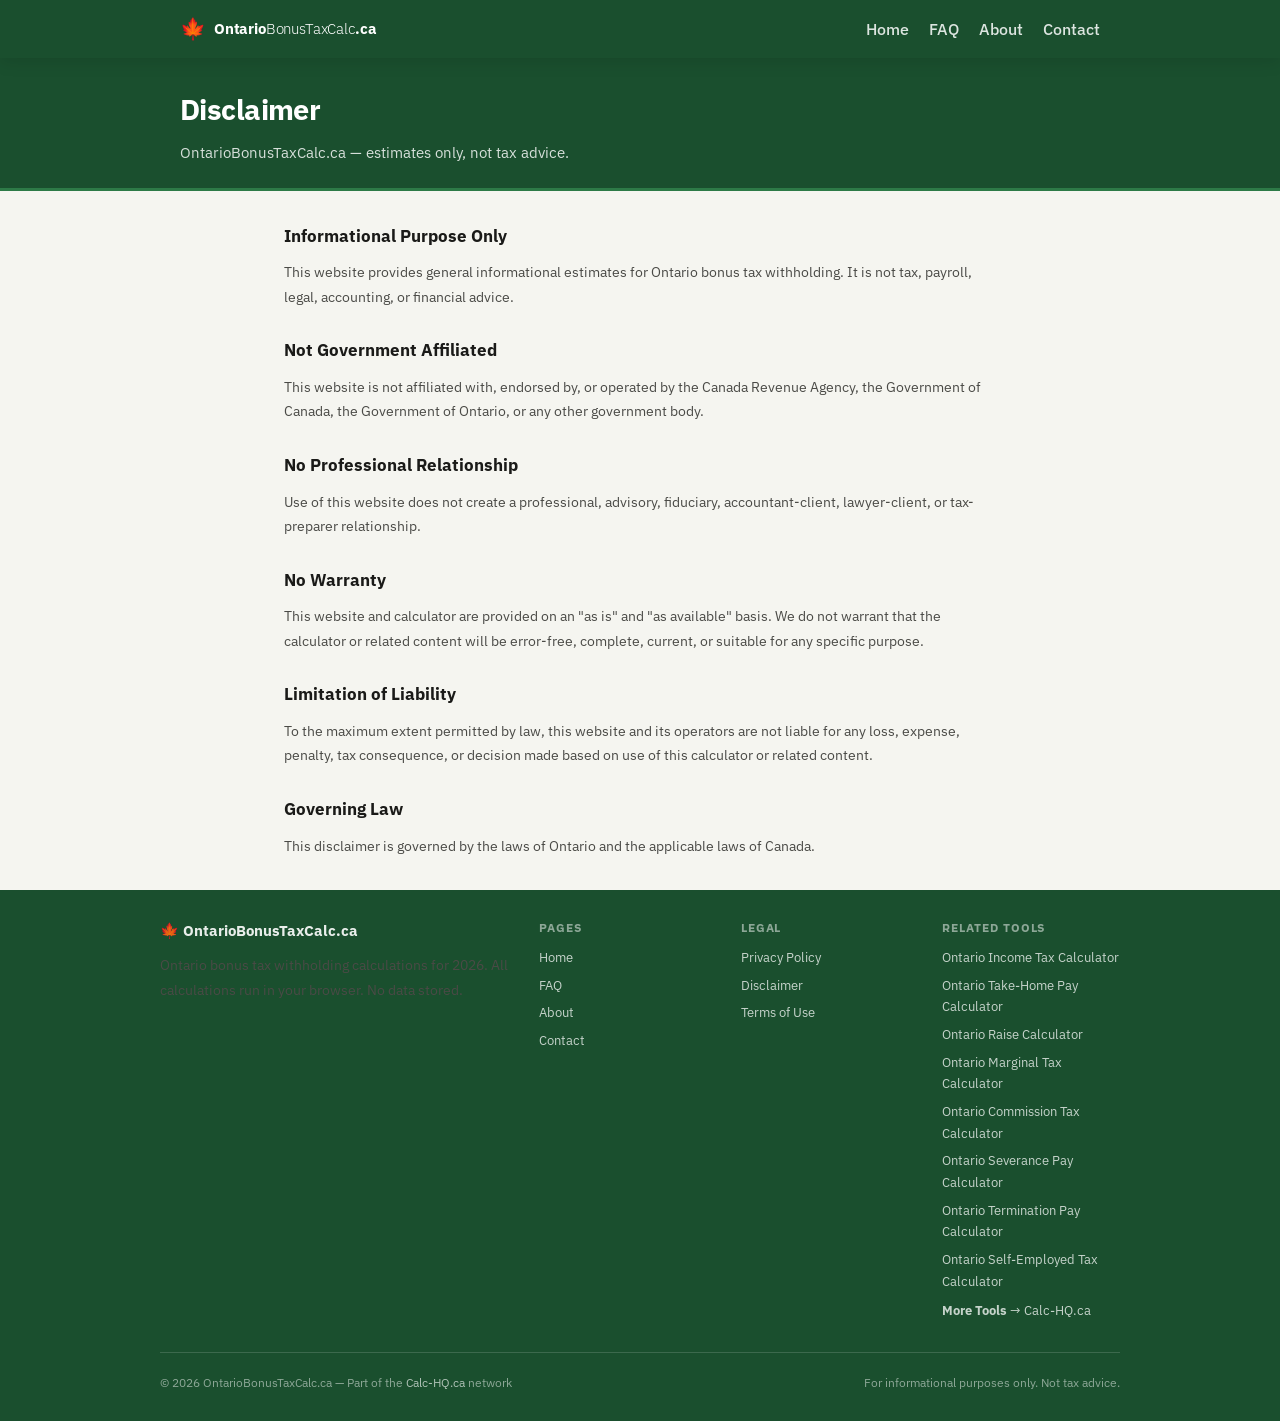
<file: disclaimer.html>
<!DOCTYPE html>
<html lang="en-CA">
<head>
  <meta charset="UTF-8">
  <meta name="viewport" content="width=device-width, initial-scale=1.0">
  <meta name="description" content="Disclaimer — OntarioBonusTaxCalc.ca. This tool provides estimates only and does not constitute tax advice.">
  <meta name="robots" content="index, follow">
  <link rel="canonical" href="https://ontariobonustaxcalc.ca/disclaimer.html">
  <title>Disclaimer — OntarioBonusTaxCalc.ca</title>
  <script async src="https://pagead2.googlesyndication.com/pagead/js/adsbygoogle.js?client=ca-pub-7744853829365165" crossorigin="anonymous"></script>
  <link rel="stylesheet" href="css/style.css?v=2026.2">
</head>
<body class="support-page">

<header class="site-header">
  <div class="header-inner">
    <a class="site-logo" href="index.html">
      <span class="logo-maple">🍁</span>
      <span class="logo-text">Ontario<span>BonusTaxCalc</span>.ca</span>
    </a>
    <nav class="site-nav" aria-label="Main navigation">
      <a href="index.html">Home</a>
      <a href="faq.html">FAQ</a>
      <a href="about.html">About</a>
      <a href="contact.html">Contact</a>
    </nav>
    <button class="hamburger" aria-label="Menu" aria-expanded="false">
      <span></span><span></span><span></span>
    </button>
  </div>
</header>

<!-- Mobile nav overlay -->
<div class="mobile-nav-overlay" id="mobile-overlay"></div>
<nav class="mobile-nav" id="mobile-nav">
  <a href="index.html">Home</a>
  <a href="faq.html">FAQ</a>
  <a href="about.html">About</a>
  <a href="contact.html">Contact</a>
</nav>

<section class="page-hero">
  <div class="container">
    <h1>Disclaimer</h1>
    <p>OntarioBonusTaxCalc.ca — estimates only, not tax advice.</p>
  </div>
</section>

<div class="page-body">

  <h2>Informational Purpose Only</h2>
  <p>This website provides general informational estimates for Ontario bonus tax withholding. It is not tax, payroll, legal, accounting, or financial advice.</p>

  <h2>Not Government Affiliated</h2>
  <p>This website is not affiliated with, endorsed by, or operated by the Canada Revenue Agency, the Government of Canada, the Government of Ontario, or any other government body.</p>

  <h2>No Professional Relationship</h2>
  <p>Use of this website does not create a professional, advisory, fiduciary, accountant-client, lawyer-client, or tax-preparer relationship.</p>

  <h2>No Warranty</h2>
  <p>This website and calculator are provided on an "as is" and "as available" basis. We do not warrant that the calculator or related content will be error-free, complete, current, or suitable for any specific purpose.</p>

  <h2>Limitation of Liability</h2>
  <p>To the maximum extent permitted by law, this website and its operators are not liable for any loss, expense, penalty, tax consequence, or decision made based on use of this calculator or related content.</p>

  <h2>Governing Law</h2>
  <p>This disclaimer is governed by the laws of Ontario and the applicable laws of Canada.</p>
</div>

<footer class="site-footer">
  <div id="network-footer"></div>
</footer>

<script src="js/config.js"></script>
<script src="js/network.js"></script>
<script src="js/ads.js"></script>

<script>
  (function() {
    var hamburger = document.querySelector('.hamburger');
    var mobileNav = document.getElementById('mobile-nav');
    var overlay = document.getElementById('mobile-overlay');
    function toggleMenu() {
      var isOpen = hamburger.classList.toggle('active');
      mobileNav.classList.toggle('active', isOpen);
      overlay.classList.toggle('active', isOpen);
      hamburger.setAttribute('aria-expanded', String(isOpen));
      document.body.style.overflow = isOpen ? 'hidden' : '';
    }
    function closeMenu() {
      hamburger.classList.remove('active');
      mobileNav.classList.remove('active');
      overlay.classList.remove('active');
      hamburger.setAttribute('aria-expanded', 'false');
      document.body.style.overflow = '';
    }
    if (hamburger) hamburger.addEventListener('click', toggleMenu);
    if (overlay) overlay.addEventListener('click', closeMenu);
    if (mobileNav) mobileNav.querySelectorAll('a').forEach(function(a) { a.addEventListener('click', closeMenu); });
  })();
</script>

</body>
</html>
</file>
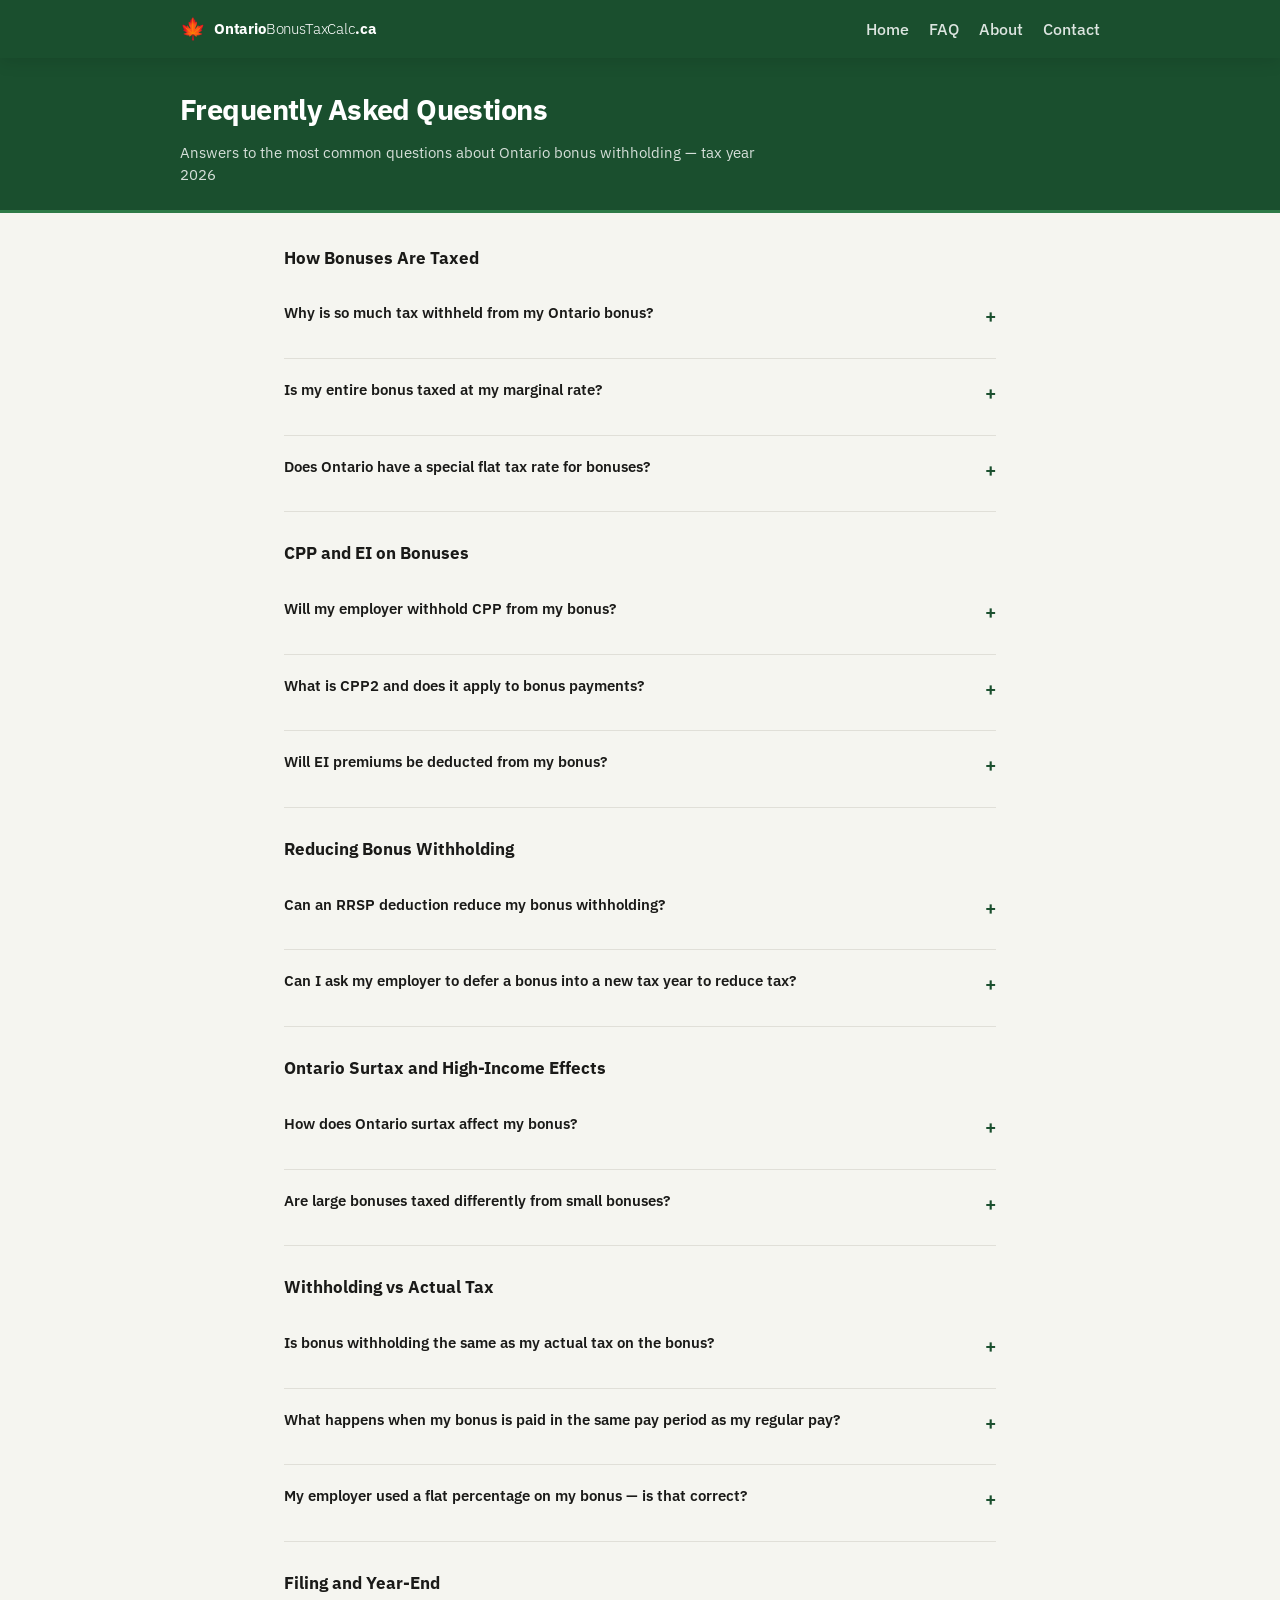
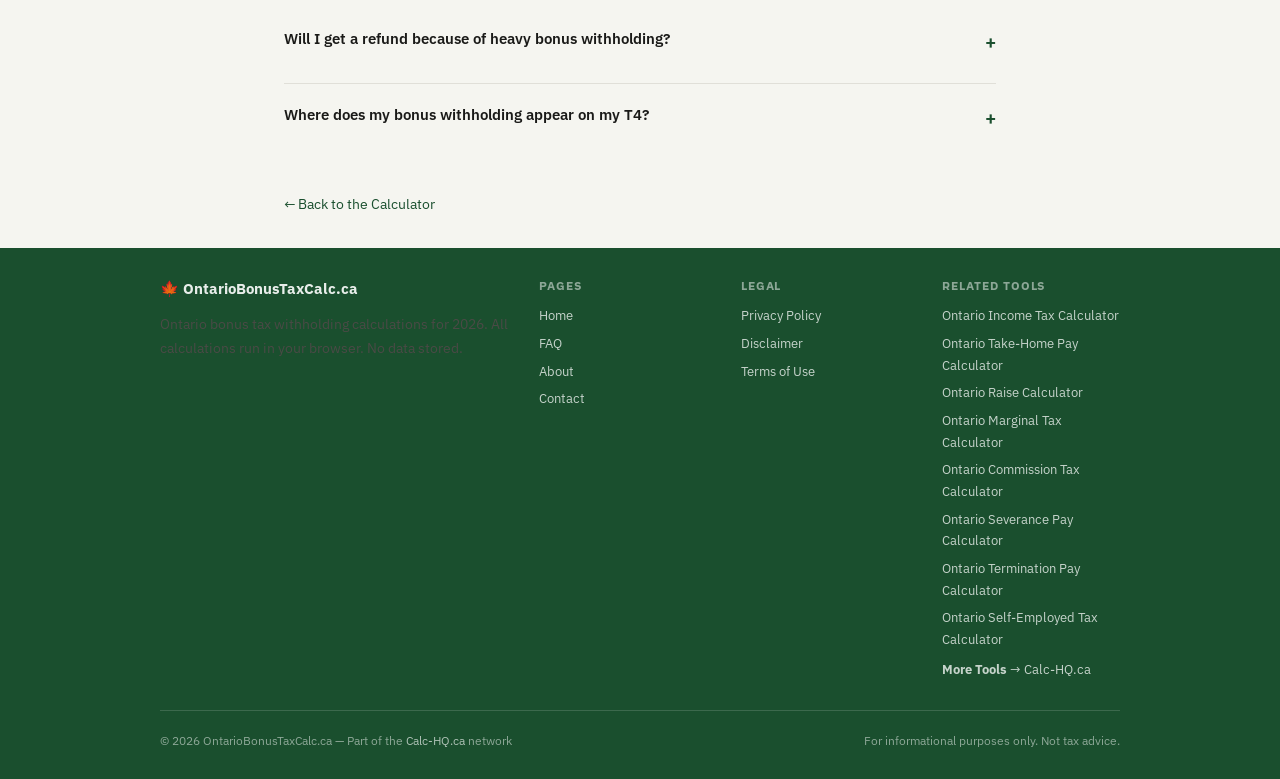
<file: faq.html>
<!DOCTYPE html>
<html lang="en-CA">
<head>
  <meta charset="UTF-8">
  <meta name="viewport" content="width=device-width, initial-scale=1.0">
  <meta name="description" content="Ontario bonus tax FAQ — how CRA T4032 withholding works, CPP/EI on bonuses, marginal rate vs effective rate, and RRSP deduction impact. Tax year 2026.">
  <meta name="robots" content="index, follow">
  <link rel="canonical" href="https://ontariobonustaxcalc.ca/faq.html">
  <title>FAQ — Ontario Bonus Tax — OntarioBonusTaxCalc.ca</title>
  <script async src="https://pagead2.googlesyndication.com/pagead/js/adsbygoogle.js?client=ca-pub-7744853829365165" crossorigin="anonymous"></script>
  <link rel="stylesheet" href="css/style.css?v=2026.2">
<style>
.faq-item { border-bottom: 1px solid var(--border); padding: 18px 0; }
.faq-item:first-child { padding-top: 0; }
.faq-q { font-weight: 600; font-size: 0.95rem; color: var(--text-primary); cursor: pointer; display: flex; justify-content: space-between; align-items: flex-start; gap: 12px; }
.faq-q::after { content: "+"; font-size: 1.2rem; color: var(--accent); flex-shrink: 0; transition: transform 0.2s; }
.faq-item.open .faq-q::after { transform: rotate(45deg); }
.faq-a { font-size: 0.9rem; color: var(--text-secondary); line-height: 1.75; display: none; margin-top: 10px; }
.faq-item.open .faq-a { display: block; }
</style>
</head>
<body class="support-page">

<header class="site-header">
  <div class="header-inner">
    <a class="site-logo" href="index.html">
      <span class="logo-maple">🍁</span>
      <span class="logo-text">Ontario<span>BonusTaxCalc</span>.ca</span>
    </a>
    <nav class="site-nav" aria-label="Main navigation">
      <a href="index.html">Home</a>
      <a href="faq.html" class="active">FAQ</a>
      <a href="about.html">About</a>
      <a href="contact.html">Contact</a>
    </nav>
    <button class="hamburger" aria-label="Menu" aria-expanded="false">
      <span></span><span></span><span></span>
    </button>
  </div>
</header>

<!-- Mobile nav overlay -->
<div class="mobile-nav-overlay" id="mobile-overlay"></div>
<nav class="mobile-nav" id="mobile-nav">
  <a href="index.html">Home</a>
  <a href="faq.html" class="active">FAQ</a>
  <a href="about.html">About</a>
  <a href="contact.html">Contact</a>
</nav>

<section class="page-hero">
  <div class="container">
    <h1>Frequently Asked Questions</h1>
    <p>Answers to the most common questions about Ontario bonus withholding — tax year 2026</p>
  </div>
</section>

<div class="page-body">

  <h2>How Bonuses Are Taxed</h2>

  <div class="faq-item">
    <div class="faq-q" onclick="this.parentElement.classList.toggle('open')">Why is so much tax withheld from my Ontario bonus?</div>
    <div class="faq-a">
      <p>Ontario employers use the CRA T4032 annualization method. Your bonus is added to your annualized regular pay, and the marginal tax rate on that combined total is applied to the full bonus amount in a single pay period. If your regular salary puts you in the 20.5% federal bracket, your entire bonus is withheld at 20.5% federal — not spread across lower brackets the way your annual income is. Plus CPP and EI are added on top if you haven't reached annual maximums.</p>
    </div>
  </div>

  <div class="faq-item">
    <div class="faq-q" onclick="this.parentElement.classList.toggle('open')">Is my entire bonus taxed at my marginal rate?</div>
    <div class="faq-a">
      <p>The employer withholds at your marginal rate on the bonus — but that is withholding, not your final tax. On your T1 return, only income above each bracket threshold is taxed at the higher rate. If the annualization method over-withheld, you receive a refund. Your actual tax on the bonus depends on your total annual income for the year.</p>
    </div>
  </div>

  <div class="faq-item">
    <div class="faq-q" onclick="this.parentElement.classList.toggle('open')">Does Ontario have a special flat tax rate for bonuses?</div>
    <div class="faq-a">
      <p>No. Ontario does not apply a flat bonus tax rate. All employment income — including bonuses — is subject to progressive federal and provincial brackets. The CRA T4032 withholding method is annualization-based, not flat-rate. Any employer withholding a flat 30% or 40% on a bonus without applying the annualization calculation may be making an error.</p>
    </div>
  </div>

  <h2>CPP and EI on Bonuses</h2>

  <div class="faq-item">
    <div class="faq-q" onclick="this.parentElement.classList.toggle('open')">Will my employer withhold CPP from my bonus?</div>
    <div class="faq-a">
      <p>Only if you have not yet reached the annual CPP1 maximum ($4,230.45 for 2026). CPP1 applies at 5.95% on pensionable earnings between the basic exemption ($3,500) and the YMPE ($74,600). If your year-to-date salary already exceeds $74,600, no CPP1 is deducted from your bonus. Partial CPP1 applies if the bonus pushes your year-to-date earnings up to but not exceeding the YMPE ceiling.</p>
    </div>
  </div>

  <div class="faq-item">
    <div class="faq-q" onclick="this.parentElement.classList.toggle('open')">What is CPP2 and does it apply to bonus payments?</div>
    <div class="faq-a">
      <p>CPP2 is an additional Canada Pension Plan contribution introduced for earnings between the YMPE ($74,600) and the YAMPE ($85,000) at a rate of 4%. If your salary + bonus brings year-to-date earnings into that band, CPP2 is withheld on the portion in the YMPE–YAMPE range. The maximum CPP2 contribution is $416.00. CPP2 provides no non-refundable tax credit — unlike CPP1, which does generate a credit at both the federal and Ontario level.</p>
    </div>
  </div>

  <div class="faq-item">
    <div class="faq-q" onclick="this.parentElement.classList.toggle('open')">Will EI premiums be deducted from my bonus?</div>
    <div class="faq-a">
      <p>Only if your year-to-date insurable earnings have not reached the 2026 maximum insurable earnings ceiling of $68,900. EI premiums are withheld at 1.63% on each dollar of insurable earnings up to that annual ceiling (maximum premium: $1,123.07). If your salary already exceeds $68,900, no EI is withheld from the bonus. If you're close to the ceiling, EI applies only on the portion that brings you up to it.</p>
    </div>
  </div>

  <h2>Reducing Bonus Withholding</h2>

  <div class="faq-item">
    <div class="faq-q" onclick="this.parentElement.classList.toggle('open')">Can an RRSP deduction reduce my bonus withholding?</div>
    <div class="faq-a">
      <p>Yes. If you file an updated TD1 or TD1ON with your employer indicating a planned RRSP deduction, your employer can reduce the income tax withheld from your bonus accordingly. The RRSP deduction reduces the taxable income used in the annualization calculation. RRSP deductions do not affect CPP or EI withholding.</p>
    </div>
  </div>

  <div class="faq-item">
    <div class="faq-q" onclick="this.parentElement.classList.toggle('open')">Can I ask my employer to defer a bonus into a new tax year to reduce tax?</div>
    <div class="faq-a">
      <p>Technically, if the bonus is not yet earned or legally payable, an employer may have flexibility to time the payment. However, if the bonus is already owed to you and you constructively receive it (including if it's credited to your account or available for withdrawal), it is taxable in the year it becomes available — not when you choose to take it. Any deferral arrangement should be discussed with a CPA, as the CRA has attribution rules that may apply.</p>
    </div>
  </div>

  <h2>Ontario Surtax and High-Income Effects</h2>

  <div class="faq-item">
    <div class="faq-q" onclick="this.parentElement.classList.toggle('open')">How does Ontario surtax affect my bonus?</div>
    <div class="faq-a">
      <p>Ontario surtax is an additional provincial tax that applies when your basic Ontario tax exceeds $5,818 (20% surtax on the excess) or $7,446 (an additional 36% surtax). For 2026, this typically kicks in around $90,000–$100,000 in income. If your bonus pushes your annualized income into surtax territory, the T4032 withholding includes it automatically — and this calculator accounts for it.</p>
    </div>
  </div>

  <div class="faq-item">
    <div class="faq-q" onclick="this.parentElement.classList.toggle('open')">Are large bonuses taxed differently from small bonuses?</div>
    <div class="faq-a">
      <p>No — the same CRA T4032 method applies regardless of size. However, a large bonus can push your annualized income into a higher marginal bracket, which means a higher percentage is withheld. A $5,000 bonus on a $60,000 salary might be withheld at around 30%, while a $40,000 bonus on the same salary could push you into a higher bracket and be withheld at 35% or more.</p>
    </div>
  </div>

  <h2>Withholding vs Actual Tax</h2>

  <div class="faq-item">
    <div class="faq-q" onclick="this.parentElement.classList.toggle('open')">Is bonus withholding the same as my actual tax on the bonus?</div>
    <div class="faq-a">
      <p>No. Withholding is what your employer deducts at source — it's a prepayment toward your annual tax. Your actual tax on the bonus is determined when you file your T1 return, based on your total income, deductions, and credits for the year. If your employer withheld more than you actually owe, you get a refund. If they withheld too little, you pay the difference.</p>
    </div>
  </div>

  <div class="faq-item">
    <div class="faq-q" onclick="this.parentElement.classList.toggle('open')">What happens when my bonus is paid in the same pay period as my regular pay?</div>
    <div class="faq-a">
      <p>Your employer combines the bonus with your regular pay for that period, then uses the CRA T4032 annualization method on the total. This is the standard approach — the bonus is not calculated separately from your regular pay. The combined amount is projected over the full year to determine the marginal withholding rate.</p>
    </div>
  </div>

  <div class="faq-item">
    <div class="faq-q" onclick="this.parentElement.classList.toggle('open')">My employer used a flat percentage on my bonus — is that correct?</div>
    <div class="faq-a">
      <p>The CRA does not authorize a flat-rate withholding method for employment bonuses in Ontario. The correct method is the T4032 annualization. Some employers may use simplified approximations, but any significant deviation from the annualization method should be verified with your payroll department. If under-withheld, you may owe tax on your T1 return.</p>
    </div>
  </div>

  <h2>Filing and Year-End</h2>

  <div class="faq-item">
    <div class="faq-q" onclick="this.parentElement.classList.toggle('open')">Will I get a refund because of heavy bonus withholding?</div>
    <div class="faq-a">
      <p>Possibly. If your employer withheld more tax than your actual annual tax liability (e.g., due to RRSP contributions, other deductions, or simply being in a lower bracket than the annualization assumed), the CRA issues a refund after your T1 return is assessed. Many Canadians who receive bonuses mid-year see refunds at filing if they also made RRSP contributions before March 1 of the following year.</p>
    </div>
  </div>

  <div class="faq-item">
    <div class="faq-q" onclick="this.parentElement.classList.toggle('open')">Where does my bonus withholding appear on my T4?</div>
    <div class="faq-a">
      <p>Your entire bonus — gross amount — is included in Box 14 (Employment income) of your T4 slip. All income tax withheld from your bonus is consolidated in Box 22 (Income tax deducted). There is no separate bonus line on a T4 slip. CPP contributions withheld appear in Box 16 and 16A (CPP1 and CPP2); EI premiums appear in Box 18.</p>
    </div>
  </div>


  <p style="margin-top:32px"><a href="/">← Back to the Calculator</a></p>

</div>

<footer class="site-footer">
  <div id="network-footer"></div>
</footer>

<script src="js/config.js"></script>
<script src="js/network.js"></script>
<script src="js/ads.js"></script>

<script>
  (function() {
    var hamburger = document.querySelector('.hamburger');
    var mobileNav = document.getElementById('mobile-nav');
    var overlay = document.getElementById('mobile-overlay');
    function toggleMenu() {
      var isOpen = hamburger.classList.toggle('active');
      mobileNav.classList.toggle('active', isOpen);
      overlay.classList.toggle('active', isOpen);
      hamburger.setAttribute('aria-expanded', String(isOpen));
      document.body.style.overflow = isOpen ? 'hidden' : '';
    }
    function closeMenu() {
      hamburger.classList.remove('active');
      mobileNav.classList.remove('active');
      overlay.classList.remove('active');
      hamburger.setAttribute('aria-expanded', 'false');
      document.body.style.overflow = '';
    }
    if (hamburger) hamburger.addEventListener('click', toggleMenu);
    if (overlay) overlay.addEventListener('click', closeMenu);
    if (mobileNav) mobileNav.querySelectorAll('a').forEach(function(a) { a.addEventListener('click', closeMenu); });
  })();
</script>

</body>
</html>
</file>
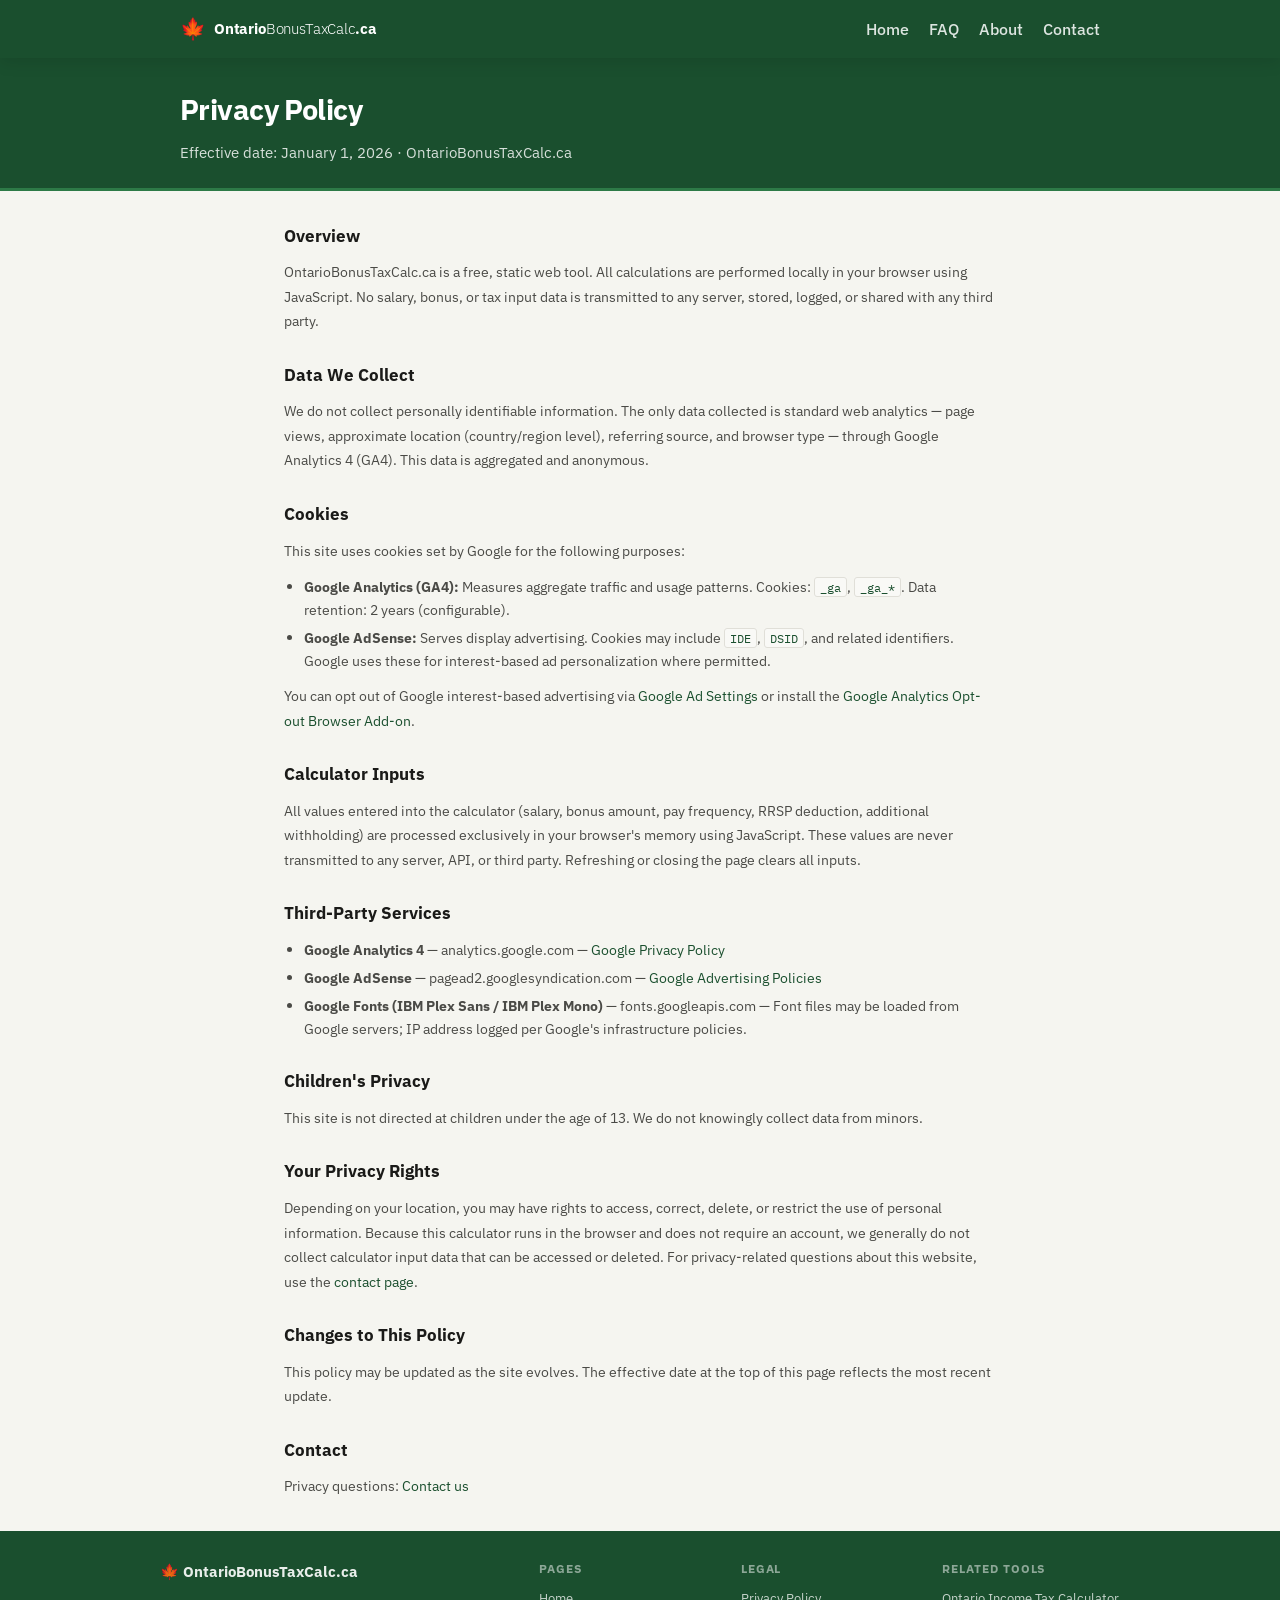
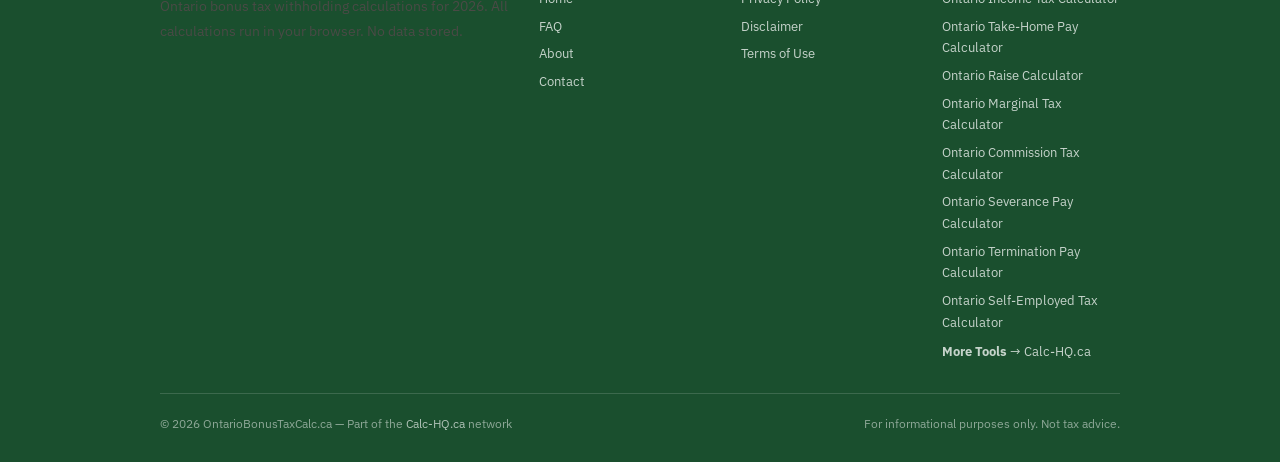
<file: privacy.html>
<!DOCTYPE html>
<html lang="en-CA">
<head>
  <meta charset="UTF-8">
  <meta name="viewport" content="width=device-width, initial-scale=1.0">
  <meta name="description" content="Privacy Policy — OntarioBonusTaxCalc.ca. How we handle data, cookies, and third-party services including Google AdSense and Google Analytics.">
  <meta name="robots" content="index, follow">
  <link rel="canonical" href="https://ontariobonustaxcalc.ca/privacy.html">
  <title>Privacy Policy — OntarioBonusTaxCalc.ca</title>
  <script async src="https://pagead2.googlesyndication.com/pagead/js/adsbygoogle.js?client=ca-pub-7744853829365165" crossorigin="anonymous"></script>
  <link rel="stylesheet" href="css/style.css?v=2026.2">
</head>
<body class="support-page">

<header class="site-header">
  <div class="header-inner">
    <a class="site-logo" href="index.html">
      <span class="logo-maple">🍁</span>
      <span class="logo-text">Ontario<span>BonusTaxCalc</span>.ca</span>
    </a>
    <nav class="site-nav" aria-label="Main navigation">
      <a href="index.html">Home</a>
      <a href="faq.html">FAQ</a>
      <a href="about.html">About</a>
      <a href="contact.html">Contact</a>
    </nav>
    <button class="hamburger" aria-label="Menu" aria-expanded="false">
      <span></span><span></span><span></span>
    </button>
  </div>
</header>

<!-- Mobile nav overlay -->
<div class="mobile-nav-overlay" id="mobile-overlay"></div>
<nav class="mobile-nav" id="mobile-nav">
  <a href="index.html">Home</a>
  <a href="faq.html">FAQ</a>
  <a href="about.html">About</a>
  <a href="contact.html">Contact</a>
</nav>

<section class="page-hero">
  <div class="container">
    <h1>Privacy Policy</h1>
    <p>Effective date: January 1, 2026 · OntarioBonusTaxCalc.ca</p>
  </div>
</section>

<div class="page-body">

  <h2>Overview</h2>
  <p>OntarioBonusTaxCalc.ca is a free, static web tool. All calculations are performed locally in your browser using JavaScript. No salary, bonus, or tax input data is transmitted to any server, stored, logged, or shared with any third party.</p>

  <h2>Data We Collect</h2>
  <p>We do not collect personally identifiable information. The only data collected is standard web analytics — page views, approximate location (country/region level), referring source, and browser type — through Google Analytics 4 (GA4). This data is aggregated and anonymous.</p>

  <h2>Cookies</h2>
  <p>This site uses cookies set by Google for the following purposes:</p>
  <ul>
    <li><strong>Google Analytics (GA4):</strong> Measures aggregate traffic and usage patterns. Cookies: <code>_ga</code>, <code>_ga_*</code>. Data retention: 2 years (configurable).</li>
    <li><strong>Google AdSense:</strong> Serves display advertising. Cookies may include <code>IDE</code>, <code>DSID</code>, and related identifiers. Google uses these for interest-based ad personalization where permitted.</li>
  </ul>
  <p>You can opt out of Google interest-based advertising via <a href="https://adssettings.google.com" target="_blank" rel="noopener noreferrer">Google Ad Settings</a> or install the <a href="https://tools.google.com/dlpage/gaoptout" target="_blank" rel="noopener noreferrer">Google Analytics Opt-out Browser Add-on</a>.</p>

  <h2>Calculator Inputs</h2>
  <p>All values entered into the calculator (salary, bonus amount, pay frequency, RRSP deduction, additional withholding) are processed exclusively in your browser's memory using JavaScript. These values are never transmitted to any server, API, or third party. Refreshing or closing the page clears all inputs.</p>

  <h2>Third-Party Services</h2>
  <ul>
    <li><strong>Google Analytics 4</strong> — analytics.google.com — <a href="https://policies.google.com/privacy" target="_blank" rel="noopener noreferrer">Google Privacy Policy</a></li>
    <li><strong>Google AdSense</strong> — pagead2.googlesyndication.com — <a href="https://policies.google.com/technologies/ads" target="_blank" rel="noopener noreferrer">Google Advertising Policies</a></li>
    <li><strong>Google Fonts (IBM Plex Sans / IBM Plex Mono)</strong> — fonts.googleapis.com — Font files may be loaded from Google servers; IP address logged per Google's infrastructure policies.</li>
  </ul>

  <h2>Children's Privacy</h2>
  <p>This site is not directed at children under the age of 13. We do not knowingly collect data from minors.</p>

  <h2>Your Privacy Rights</h2>
  <p>Depending on your location, you may have rights to access, correct, delete, or restrict the use of personal information. Because this calculator runs in the browser and does not require an account, we generally do not collect calculator input data that can be accessed or deleted. For privacy-related questions about this website, use the <a href="/contact.html">contact page</a>.</p>

  <h2>Changes to This Policy</h2>
  <p>This policy may be updated as the site evolves. The effective date at the top of this page reflects the most recent update.</p>

  <h2>Contact</h2>
  <p>Privacy questions: <a href="/contact.html">Contact us</a></p>
</div>

<footer class="site-footer">
  <div id="network-footer"></div>
</footer>

<script src="js/config.js"></script>
<script src="js/network.js"></script>
<script src="js/ads.js"></script>

<script>
  (function() {
    var hamburger = document.querySelector('.hamburger');
    var mobileNav = document.getElementById('mobile-nav');
    var overlay = document.getElementById('mobile-overlay');
    function toggleMenu() {
      var isOpen = hamburger.classList.toggle('active');
      mobileNav.classList.toggle('active', isOpen);
      overlay.classList.toggle('active', isOpen);
      hamburger.setAttribute('aria-expanded', String(isOpen));
      document.body.style.overflow = isOpen ? 'hidden' : '';
    }
    function closeMenu() {
      hamburger.classList.remove('active');
      mobileNav.classList.remove('active');
      overlay.classList.remove('active');
      hamburger.setAttribute('aria-expanded', 'false');
      document.body.style.overflow = '';
    }
    if (hamburger) hamburger.addEventListener('click', toggleMenu);
    if (overlay) overlay.addEventListener('click', closeMenu);
    if (mobileNav) mobileNav.querySelectorAll('a').forEach(function(a) { a.addEventListener('click', closeMenu); });
  })();
</script>

</body>
</html>
</file>
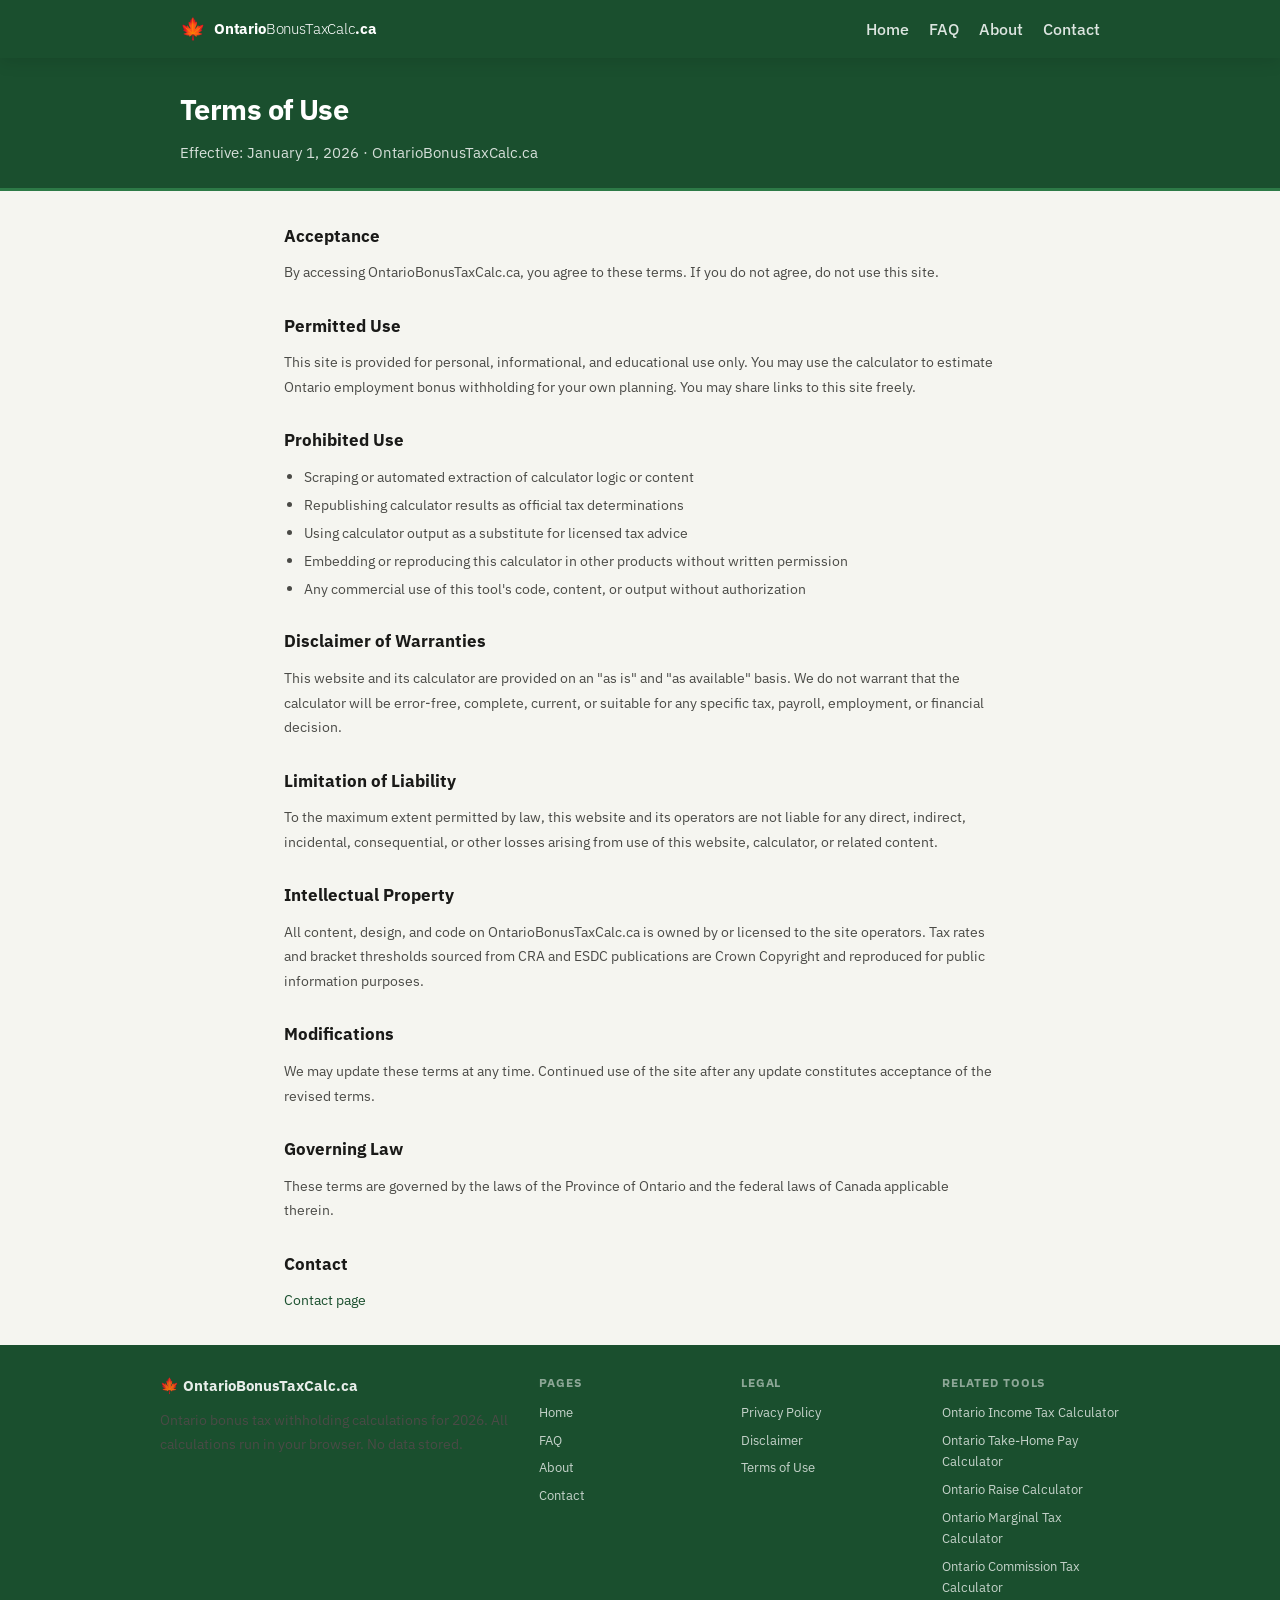
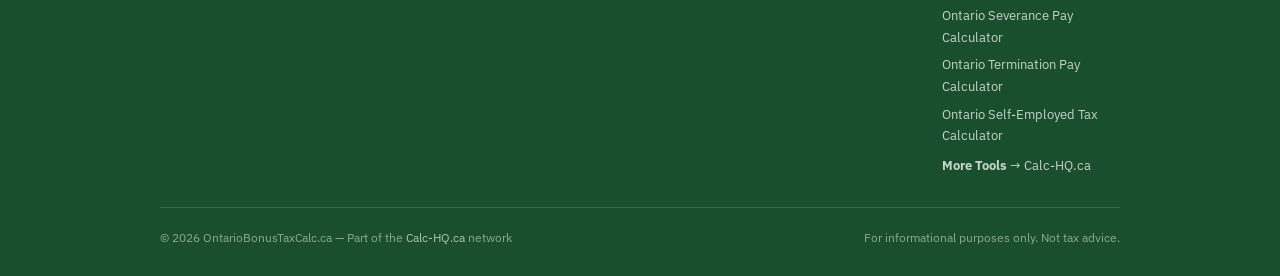
<file: terms.html>
<!DOCTYPE html>
<html lang="en-CA">
<head>
  <meta charset="UTF-8">
  <meta name="viewport" content="width=device-width, initial-scale=1.0">
  <meta name="description" content="Terms of Use — OntarioBonusTaxCalc.ca. Permitted use, limitations, and intellectual property.">
  <meta name="robots" content="index, follow">
  <link rel="canonical" href="https://ontariobonustaxcalc.ca/terms.html">
  <title>Terms of Use — OntarioBonusTaxCalc.ca</title>
  <script async src="https://pagead2.googlesyndication.com/pagead/js/adsbygoogle.js?client=ca-pub-7744853829365165" crossorigin="anonymous"></script>
  <link rel="stylesheet" href="css/style.css?v=2026.2">
</head>
<body class="support-page">

<header class="site-header">
  <div class="header-inner">
    <a class="site-logo" href="index.html">
      <span class="logo-maple">🍁</span>
      <span class="logo-text">Ontario<span>BonusTaxCalc</span>.ca</span>
    </a>
    <nav class="site-nav" aria-label="Main navigation">
      <a href="index.html">Home</a>
      <a href="faq.html">FAQ</a>
      <a href="about.html">About</a>
      <a href="contact.html">Contact</a>
    </nav>
    <button class="hamburger" aria-label="Menu" aria-expanded="false">
      <span></span><span></span><span></span>
    </button>
  </div>
</header>

<!-- Mobile nav overlay -->
<div class="mobile-nav-overlay" id="mobile-overlay"></div>
<nav class="mobile-nav" id="mobile-nav">
  <a href="index.html">Home</a>
  <a href="faq.html">FAQ</a>
  <a href="about.html">About</a>
  <a href="contact.html">Contact</a>
</nav>

<section class="page-hero">
  <div class="container">
    <h1>Terms of Use</h1>
    <p>Effective: January 1, 2026 · OntarioBonusTaxCalc.ca</p>
  </div>
</section>

<div class="page-body">

  <h2>Acceptance</h2>
  <p>By accessing OntarioBonusTaxCalc.ca, you agree to these terms. If you do not agree, do not use this site.</p>

  <h2>Permitted Use</h2>
  <p>This site is provided for personal, informational, and educational use only. You may use the calculator to estimate Ontario employment bonus withholding for your own planning. You may share links to this site freely.</p>

  <h2>Prohibited Use</h2>
  <ul>
    <li>Scraping or automated extraction of calculator logic or content</li>
    <li>Republishing calculator results as official tax determinations</li>
    <li>Using calculator output as a substitute for licensed tax advice</li>
    <li>Embedding or reproducing this calculator in other products without written permission</li>
    <li>Any commercial use of this tool's code, content, or output without authorization</li>
  </ul>

  <h2>Disclaimer of Warranties</h2>
  <p>This website and its calculator are provided on an "as is" and "as available" basis. We do not warrant that the calculator will be error-free, complete, current, or suitable for any specific tax, payroll, employment, or financial decision.</p>

  <h2>Limitation of Liability</h2>
  <p>To the maximum extent permitted by law, this website and its operators are not liable for any direct, indirect, incidental, consequential, or other losses arising from use of this website, calculator, or related content.</p>

  <h2>Intellectual Property</h2>
  <p>All content, design, and code on OntarioBonusTaxCalc.ca is owned by or licensed to the site operators. Tax rates and bracket thresholds sourced from CRA and ESDC publications are Crown Copyright and reproduced for public information purposes.</p>

  <h2>Modifications</h2>
  <p>We may update these terms at any time. Continued use of the site after any update constitutes acceptance of the revised terms.</p>

  <h2>Governing Law</h2>
  <p>These terms are governed by the laws of the Province of Ontario and the federal laws of Canada applicable therein.</p>

  <h2>Contact</h2>
  <p><a href="/contact.html">Contact page</a></p>
</div>

<footer class="site-footer">
  <div id="network-footer"></div>
</footer>

<script src="js/config.js"></script>
<script src="js/network.js"></script>
<script src="js/ads.js"></script>

<script>
  (function() {
    var hamburger = document.querySelector('.hamburger');
    var mobileNav = document.getElementById('mobile-nav');
    var overlay = document.getElementById('mobile-overlay');
    function toggleMenu() {
      var isOpen = hamburger.classList.toggle('active');
      mobileNav.classList.toggle('active', isOpen);
      overlay.classList.toggle('active', isOpen);
      hamburger.setAttribute('aria-expanded', String(isOpen));
      document.body.style.overflow = isOpen ? 'hidden' : '';
    }
    function closeMenu() {
      hamburger.classList.remove('active');
      mobileNav.classList.remove('active');
      overlay.classList.remove('active');
      hamburger.setAttribute('aria-expanded', 'false');
      document.body.style.overflow = '';
    }
    if (hamburger) hamburger.addEventListener('click', toggleMenu);
    if (overlay) overlay.addEventListener('click', closeMenu);
    if (mobileNav) mobileNav.querySelectorAll('a').forEach(function(a) { a.addEventListener('click', closeMenu); });
  })();
</script>

</body>
</html>
</file>
<file: css/style.css>
/* OntarioBonusTaxCalc.ca — Main Stylesheet */
/* Aesthetic: Ontario payroll cluster — matches ontarioincometaxcalc.ca exactly */
/* Fonts: IBM Plex Sans (body/UI) + IBM Plex Mono (numbers/results) */

@import url('https://fonts.googleapis.com/css2?family=IBM+Plex+Sans:wght@300;400;500;600;700&family=IBM+Plex+Mono:wght@400;500;600&display=swap');

/* ─── CSS VARIABLES ─────────────────────────────────────────────────────────── */
:root {
  --bg:         #f5f5f0;
  --surface:    #ffffff;
  --surface-2:  #f9f9f6;
  --border:     #e0dfd8;
  --border-2:   #c8c7be;

  --text-primary:   #1a1a18;
  --text-secondary: #4a4a46;
  --text-muted:     #7a7a74;

  --accent:       #1a4f2e;
  --accent-light: #e8f2ec;
  --accent-mid:   #2d7a47;
  --accent-hover: #153d24;

  --red:    #c0392b;
  --amber:  #c47a00;

  --radius:    6px;
  --radius-lg: 12px;
  --shadow-sm: 0 1px 3px rgba(0,0,0,0.08);
  --shadow:    0 4px 16px rgba(0,0,0,0.10);
  --shadow-lg: 0 8px 32px rgba(0,0,0,0.12);

  --max-width:     960px;
  --content-width: 760px;
}

/* ─── RESET ─────────────────────────────────────────────────────────────────── */
*, *::before, *::after { box-sizing: border-box; margin: 0; padding: 0; }
html { scroll-behavior: smooth; }
body {
  font-family: 'IBM Plex Sans', sans-serif;
  background: var(--bg);
  color: var(--text-primary);
  font-size: 16px;
  line-height: 1.65;
  -webkit-font-smoothing: antialiased;
  overflow-x: hidden;
}
img { max-width: 100%; }
a { color: var(--accent); text-decoration: none; }
a:hover { color: var(--accent-hover); text-decoration: underline; }

/* ─── LAYOUT ─────────────────────────────────────────────────────────────────── */
.main-content {
  max-width: var(--max-width);
  margin: 0 auto;
  padding: 24px 20px 48px;
}

/* ─── HEADER ─────────────────────────────────────────────────────────────────── */
.site-header {
  background: var(--accent);
  color: #fff;
  padding: 0;
  position: sticky;
  top: 0;
  z-index: 100;
  box-shadow: var(--shadow);
}
.header-inner {
  max-width: var(--max-width);
  margin: 0 auto;
  padding: 0 20px;
  display: flex;
  align-items: center;
  justify-content: space-between;
  height: 58px;
}
.site-logo {
  display: flex;
  align-items: center;
  gap: 8px;
  color: #fff;
  font-weight: 700;
  font-size: 1rem;
  letter-spacing: -0.01em;
  text-decoration: none;
}
.site-logo:hover { color: rgba(255,255,255,0.85); text-decoration: none; }
.logo-maple { font-size: 1.3rem; line-height: 1; }
.logo-text { font-size: 0.95rem; font-weight: 700; }
.logo-text span { font-weight: 300; }
.site-nav {
  display: flex;
  align-items: center;
  gap: 20px;
}
.site-nav a {
  color: rgba(255,255,255,0.85);
  font-size: 0.875rem;
  font-weight: 500;
  text-decoration: none;
  transition: color 0.15s;
}
.site-nav a:hover { color: #fff; text-decoration: none; }

/* ─── HERO ───────────────────────────────────────────────────────────────────── */
.hero {
  background: var(--accent);
  color: #fff;
  padding: 32px 20px 28px;
  border-top: 2px solid var(--accent-mid);
  border-bottom: 3px solid var(--accent-mid);
}
.hero-inner {
  max-width: var(--max-width);
  margin: 0 auto;
}
.hero-badge {
  display: inline-flex;
  align-items: center;
  gap: 6px;
  background: rgba(255,255,255,0.15);
  border: 1px solid rgba(255,255,255,0.25);
  border-radius: 20px;
  padding: 4px 12px;
  font-size: 0.78rem;
  font-weight: 500;
  letter-spacing: 0.01em;
  margin-bottom: 14px;
  color: rgba(255,255,255,0.95);
}
.hero h1 {
  font-size: clamp(1.4rem, 4vw, 2rem);
  font-weight: 700;
  letter-spacing: -0.02em;
  line-height: 1.2;
  margin-bottom: 10px;
  color: #fff;
}
.hero p {
  font-size: 0.95rem;
  color: rgba(255,255,255,0.82);
  max-width: 620px;
  line-height: 1.6;
}

/* ─── CALCULATOR CARD ───────────────────────────────────────────────────────── */
.calc-card {
  background: var(--surface);
  border-radius: var(--radius-lg);
  box-shadow: var(--shadow);
  overflow: hidden;
  margin-bottom: 28px;
}
.calc-header {
  background: var(--accent-light);
  border-bottom: 1px solid var(--border);
  padding: 16px 24px;
  display: flex;
  align-items: center;
  gap: 10px;
}
.calc-header h2 {
  font-size: 1.05rem;
  font-weight: 600;
  color: var(--accent);
  margin: 0;
}
.calc-icon { font-size: 1.2rem; }
.calc-body { padding: 24px; }

/* ─── TRUST STRIP ───────────────────────────────────────────────────────────── */
.trust-strip {
  display: flex;
  flex-wrap: wrap;
  align-items: center;
  gap: 6px 10px;
  background: var(--surface-2);
  border: 1px solid var(--border);
  border-radius: var(--radius);
  padding: 10px 16px;
  margin-bottom: 20px;
  font-size: 0.8rem;
  color: var(--text-secondary);
}
.ts-item { display: flex; align-items: center; gap: 4px; }
.ts-item span { color: var(--accent-mid); font-weight: 700; }
.ts-item strong { font-weight: 600; color: var(--text-primary); }
.ts-sep { color: var(--border-2); font-size: 0.75rem; }

/* ─── FORM / INPUTS ─────────────────────────────────────────────────────────── */
.input-group { margin-bottom: 16px; }
.input-group label {
  display: block;
  font-size: 0.875rem;
  font-weight: 600;
  color: var(--text-primary);
  margin-bottom: 6px;
}
.label-sub {
  font-weight: 400;
  color: var(--text-muted);
  font-size: 0.8rem;
}
.input-row {
  display: grid;
  grid-template-columns: 1fr 1fr;
  gap: 16px;
}
.input-wrap {
  position: relative;
  display: flex;
  align-items: center;
}
.input-wrap-dollar .input-prefix {
  position: absolute;
  left: 12px;
  font-size: 1rem;
  font-weight: 600;
  color: var(--text-secondary);
  pointer-events: none;
  font-family: 'IBM Plex Mono', monospace;
}
.input-group input[type="number"],
.input-group select {
  width: 100%;
  padding: 11px 14px;
  border: 2px solid var(--border);
  border-radius: var(--radius);
  font-size: 1rem;
  font-family: 'IBM Plex Mono', monospace;
  color: var(--text-primary);
  background: var(--surface);
  transition: border-color 0.15s, box-shadow 0.15s;
  -webkit-appearance: none;
  appearance: none;
}
.input-group select {
  font-family: 'IBM Plex Sans', sans-serif;
  cursor: pointer;
  background-image: url("data:image/svg+xml,%3Csvg xmlns='http://www.w3.org/2000/svg' width='12' height='8' viewBox='0 0 12 8'%3E%3Cpath d='M1 1l5 5 5-5' stroke='%237a7a74' stroke-width='1.5' fill='none' stroke-linecap='round'/%3E%3C/svg%3E");
  background-repeat: no-repeat;
  background-position: right 14px center;
  padding-right: 36px;
}
.input-group input[type="number"]:focus,
.input-group select:focus {
  outline: none;
  border-color: var(--accent-mid);
  box-shadow: 0 0 0 3px rgba(45,122,71,0.12);
}
/* Dollar-prefix inputs need extra left padding to clear the $ symbol */
.input-wrap-dollar input[type="number"] { padding-left: 36px; }
.optional-inputs {
  border-top: 1px solid var(--border);
  margin-top: 8px;
  padding-top: 16px;
}
.optional-label {
  font-size: 0.78rem;
  font-weight: 600;
  text-transform: uppercase;
  letter-spacing: 0.06em;
  color: var(--text-muted);
  margin-bottom: 12px;
}

/* ─── CALCULATE BUTTON ──────────────────────────────────────────────────────── */
.btn-calculate {
  display: block;
  width: 100%;
  padding: 15px 24px;
  background: var(--accent);
  color: #fff;
  border: none;
  border-radius: var(--radius);
  font-size: 1.05rem;
  font-weight: 700;
  letter-spacing: -0.01em;
  cursor: pointer;
  transition: background 0.15s, transform 0.1s, box-shadow 0.15s;
  box-shadow: var(--shadow-sm);
  font-family: 'IBM Plex Sans', sans-serif;
}
.btn-calculate:hover { background: var(--accent-hover); box-shadow: var(--shadow); }
.btn-calculate:active { transform: scale(0.99); }

/* ─── ERROR ─────────────────────────────────────────────────────────────────── */
.calc-error {
  display: none;
  background: #fdecea;
  border: 1px solid #e57373;
  border-radius: var(--radius);
  padding: 10px 14px;
  font-size: 0.88rem;
  color: var(--red);
  margin-top: 12px;
}

/* ─── RESULTS ───────────────────────────────────────────────────────────────── */
.results-section { margin-top: 24px; display: none; }
.results-divider {
  border: none;
  border-top: 2px solid var(--border);
  margin-bottom: 20px;
}
.results-label {
  font-size: 0.8rem;
  font-weight: 600;
  text-transform: uppercase;
  letter-spacing: 0.07em;
  color: var(--text-muted);
  margin-bottom: 12px;
}
.results-primary {
  background: var(--surface-2);
  border: 1px solid var(--border);
  border-radius: var(--radius);
  overflow: hidden;
  margin-bottom: 16px;
}
.result-row {
  display: flex;
  justify-content: space-between;
  align-items: flex-start;
  padding: 10px 16px;
  border-bottom: 1px solid var(--border);
  gap: 12px;
}
.result-row:last-child { border-bottom: none; }
.result-bold { background: var(--accent-light); font-weight: 600; }
.result-highlight {
  background: var(--accent);
  color: #fff;
}
.result-highlight .rr-label,
.result-highlight .rr-value,
.result-highlight .rr-sub { color: #fff; }
.rr-label {
  font-size: 0.875rem;
  color: var(--text-secondary);
  flex: 1;
}
.rr-right {
  display: flex;
  flex-direction: column;
  align-items: flex-end;
  gap: 2px;
  flex-shrink: 0;
}
.rr-value {
  font-family: 'IBM Plex Mono', monospace;
  font-size: 0.95rem;
  font-weight: 600;
  color: var(--text-primary);
}
.rr-sub {
  font-size: 0.72rem;
  color: var(--text-muted);
  text-align: right;
}

/* ─── RATE BLOCKS ───────────────────────────────────────────────────────────── */
.rates-row {
  display: grid;
  grid-template-columns: repeat(3, 1fr);
  gap: 12px;
  margin-bottom: 16px;
}
.rate-block {
  background: var(--surface-2);
  border: 1px solid var(--border);
  border-radius: var(--radius);
  padding: 12px 14px;
  text-align: center;
}
.rate-label {
  font-size: 0.72rem;
  font-weight: 600;
  text-transform: uppercase;
  letter-spacing: 0.05em;
  color: var(--text-muted);
  margin-bottom: 4px;
}
.rate-value {
  font-family: 'IBM Plex Mono', monospace;
  font-size: 1.4rem;
  font-weight: 700;
  color: var(--accent);
  line-height: 1.1;
}
.rate-sub {
  font-size: 0.7rem;
  color: var(--text-muted);
  margin-top: 2px;
}

/* ─── RESULTS NOTE ──────────────────────────────────────────────────────────── */
.results-note {
  font-size: 0.78rem;
  color: var(--text-muted);
  background: #fffbf0;
  border: 1px solid #f0d98a;
  border-radius: var(--radius);
  padding: 10px 14px;
  line-height: 1.5;
}
.threshold-note {
  font-size: 0.78rem;
  color: var(--accent-mid);
  background: var(--accent-light);
  border: 1px solid #b2d9bf;
  border-radius: var(--radius);
  padding: 8px 12px;
  margin-top: 8px;
  line-height: 1.5;
}

/* ─── AD UNITS ──────────────────────────────────────────────────────────────── */
.ad-unit { margin: 20px 0; min-height: 0; }
.ad-inactive { display: none; }

/* ─── AUTHORITY SECTIONS ────────────────────────────────────────────────────── */
.authority-section {
  background: var(--surface);
  border-radius: var(--radius-lg);
  box-shadow: var(--shadow-sm);
  padding: 28px 28px 24px;
  margin-bottom: 20px;
  border: 1px solid var(--border);
}
.authority-section h2 {
  font-size: 1.15rem;
  font-weight: 700;
  color: var(--text-primary);
  margin-bottom: 14px;
  letter-spacing: -0.01em;
}
.authority-section h3 {
  font-size: 0.95rem;
  font-weight: 600;
  color: var(--accent);
  margin: 18px 0 8px;
}
.authority-section p {
  font-size: 0.9rem;
  color: var(--text-secondary);
  margin-bottom: 10px;
  line-height: 1.65;
}
.authority-section ul,
.authority-section ol {
  padding-left: 20px;
  margin-bottom: 10px;
}
.authority-section li {
  font-size: 0.9rem;
  color: var(--text-secondary);
  margin-bottom: 4px;
  line-height: 1.6;
}

/* ─── FORMULA DISPLAY ───────────────────────────────────────────────────────── */
.formula-display {
  background: var(--surface-2);
  border-left: 3px solid var(--accent-mid);
  padding: 10px 16px;
  border-radius: 0 var(--radius) var(--radius) 0;
  font-family: 'IBM Plex Mono', monospace;
  font-size: 0.82rem;
  color: var(--text-primary);
  margin: 12px 0;
  overflow-x: auto;
  white-space: pre-wrap;
}
.source-cite {
  font-size: 0.78rem;
  color: var(--text-muted);
  margin-top: 8px;
}
.source-list { list-style: disc; padding-left: 18px; }
.source-list li { font-size: 0.82rem; margin-bottom: 4px; color: var(--text-muted); }
.source-list a { font-size: 0.82rem; }
.config-val {
  font-family: 'IBM Plex Mono', monospace;
  font-weight: 600;
  color: var(--accent);
}

/* ─── EXAMPLE BLOCKS ────────────────────────────────────────────────────────── */
.example-block {
  border: 1px solid var(--border);
  border-radius: var(--radius);
  padding: 20px;
  margin-bottom: 16px;
  background: var(--surface-2);
}
.example-block h3 {
  font-size: 0.92rem;
  font-weight: 600;
  color: var(--accent);
  margin: 0 0 10px;
}
.example-block > p {
  font-size: 0.85rem;
  color: var(--text-secondary);
  margin-bottom: 12px;
}
.ex-row {
  display: flex;
  justify-content: space-between;
  padding: 5px 0;
  border-bottom: 1px solid var(--border);
  color: var(--text-secondary);
  font-family: 'IBM Plex Mono', monospace;
  font-size: 0.82rem;
}
.ex-row:last-child { border-bottom: none; }
.ex-row span:first-child {
  font-family: 'IBM Plex Sans', sans-serif;
  color: var(--text-muted);
}
.ex-total { font-weight: 700; color: var(--text-primary); }
.ex-net { font-weight: 700; color: var(--accent); font-size: 0.9rem; }

/* ─── FAQ ───────────────────────────────────────────────────────────────────── */
.faq-item {
  border-bottom: 1px solid var(--border);
  padding: 16px 0;
}
.faq-item:last-of-type { border-bottom: none; }
.faq-q {
  font-size: 0.92rem;
  font-weight: 600;
  color: var(--text-primary);
  margin-bottom: 8px;
  cursor: default;
}
.faq-a {
  font-size: 0.875rem;
  color: var(--text-secondary);
  line-height: 1.65;
}
.faq-a p { margin-bottom: 6px; }

/* ─── RELATED TOOLS ─────────────────────────────────────────────────────────── */
.related-section { margin-bottom: 28px; }
.related-heading {
  font-size: 1rem;
  font-weight: 700;
  color: var(--text-primary);
  margin-bottom: 14px;
  letter-spacing: -0.01em;
}
.related-grid {
  display: grid;
  grid-template-columns: repeat(auto-fill, minmax(200px, 1fr));
  gap: 12px;
}
.related-card {
  background: var(--surface);
  border: 1px solid var(--border);
  border-radius: var(--radius);
  padding: 14px 16px;
  display: block;
  transition: border-color 0.15s, box-shadow 0.15s;
  text-decoration: none;
}
.related-card:hover {
  border-color: var(--accent-mid);
  box-shadow: var(--shadow-sm);
  text-decoration: none;
}
.rc-name { font-size: 0.88rem; font-weight: 700; color: var(--accent); margin-bottom: 4px; }
.rc-desc { font-size: 0.78rem; color: var(--text-muted); line-height: 1.4; }

/* ─── FOOTER ────────────────────────────────────────────────────────────────── */
.site-footer {
  background: var(--accent);
  color: rgba(255,255,255,0.7);
  padding: 28px 20px;
  margin-top: 20px;
  font-size: 0.82rem;
}
.site-footer .container {
  max-width: var(--max-width);
  margin: 0 auto;
}
.footer-grid {
  display: grid;
  grid-template-columns: 2fr 1fr 1fr 1fr;
  gap: 32px;
  padding-bottom: 24px;
  border-bottom: 1px solid rgba(255,255,255,0.15);
  margin-bottom: 20px;
}
.footer-grid-4 {
  grid-template-columns: 2fr 1fr 1fr 1fr;
}
.footer-brand .logo {
  font-size: 0.95rem;
  font-weight: 700;
  color: rgba(255,255,255,0.9);
  margin-bottom: 10px;
  display: block;
}
.footer-brand p {
  font-size: 0.8rem;
  color: rgba(255,255,255,0.6);
  margin: 0;
  line-height: 1.5;
}
.footer-col h4 {
  font-size: 0.72rem;
  font-weight: 700;
  text-transform: uppercase;
  letter-spacing: 0.08em;
  color: rgba(255,255,255,0.5);
  margin-bottom: 10px;
}
.footer-col a {
  display: block;
  color: rgba(255,255,255,0.75);
  font-size: 0.82rem;
  margin-bottom: 6px;
  text-decoration: none;
}
.footer-col a:hover { color: #fff; text-decoration: none; }
.more-tools-link {
  display: inline-block;
  margin-top: 8px;
  font-size: 0.8rem;
  color: rgba(255,255,255,0.65);
}
.more-tools-link:hover { color: #fff; }
.footer-bottom {
  display: flex;
  justify-content: space-between;
  gap: 16px;
  flex-wrap: wrap;
  font-size: 0.75rem;
  color: rgba(255,255,255,0.5);
}
.footer-bottom a { color: rgba(255,255,255,0.65); }
.footer-bottom a:hover { color: #fff; }

/* ─── SUPPORT PAGES ─────────────────────────────────────────────────────────── */
.support-page .main-content { max-width: var(--content-width); }
.support-page h1 {
  font-size: 1.6rem;
  font-weight: 700;
  color: var(--text-primary);
  margin-bottom: 8px;
  letter-spacing: -0.02em;
}
.support-page .page-meta {
  font-size: 0.82rem;
  color: var(--text-muted);
  margin-bottom: 28px;
  padding-bottom: 16px;
  border-bottom: 1px solid var(--border);
}
.support-page h2 {
  font-size: 1.05rem;
  font-weight: 700;
  color: var(--text-primary);
  margin: 28px 0 10px;
}
.support-page h3 {
  font-size: 0.9rem;
  font-weight: 600;
  color: var(--accent);
  margin: 18px 0 6px;
}
.support-page p {
  font-size: 0.9rem;
  color: var(--text-secondary);
  line-height: 1.7;
  margin-bottom: 12px;
}
.support-page ul, .support-page ol {
  padding-left: 20px;
  margin-bottom: 12px;
}
.support-page li {
  font-size: 0.9rem;
  color: var(--text-secondary);
  margin-bottom: 5px;
  line-height: 1.6;
}
.support-page a { font-size: inherit; }

/* ─── UTILITY ───────────────────────────────────────────────────────────────── */
code {
  font-family: 'IBM Plex Mono', monospace;
  background: var(--surface-2);
  border: 1px solid var(--border);
  border-radius: 3px;
  padding: 1px 5px;
  font-size: 0.85em;
  color: var(--accent);
}

/* ── Hamburger ── */
.hamburger {
  display: none;
  background: none;
  border: none;
  cursor: pointer;
  padding: 8px;
  z-index: 110;
}
.hamburger span {
  display: block;
  width: 24px;
  height: 2px;
  background: #fff;
  border-radius: 2px;
  transition: transform 0.3s, opacity 0.3s;
}
.hamburger span + span { margin-top: 6px; }
.hamburger.active span:nth-child(1) { transform: translateY(8px) rotate(45deg); }
.hamburger.active span:nth-child(2) { opacity: 0; }
.hamburger.active span:nth-child(3) { transform: translateY(-8px) rotate(-45deg); }

/* ── Mobile nav overlay ── */
.mobile-nav-overlay {
  display: none;
  position: fixed;
  top: 58px;
  left: 0;
  right: 0;
  bottom: 0;
  background: rgba(0,0,0,0.5);
  z-index: 99;
  opacity: 0;
  transition: opacity 0.3s;
}
.mobile-nav-overlay.active {
  display: block;
  opacity: 1;
}

/* ── Mobile nav panel ── */
.mobile-nav {
  display: none;
  position: fixed;
  top: 58px;
  right: 0;
  width: 260px;
  max-width: 80vw;
  height: calc(100vh - 58px);
  background: var(--accent);
  z-index: 105;
  padding: 20px;
  transform: translateX(100%);
  transition: transform 0.3s ease;
  overflow-y: auto;
}
.mobile-nav.active {
  display: block;
  transform: translateX(0);
}
.mobile-nav a {
  display: block;
  color: rgba(255,255,255,0.85);
  font-size: 1rem;
  font-weight: 500;
  padding: 12px 0;
  border-bottom: 1px solid rgba(255,255,255,0.15);
  text-decoration: none;
  transition: color 0.15s;
}
.mobile-nav a:hover { color: #fff; }

/* ── Contact Page ── */
.page-hero {
  background: var(--accent);
  color: #fff;
  padding: 28px 0 24px;
  border-bottom: 3px solid var(--accent-mid);
}
.page-hero .container {
  max-width: var(--max-width);
  margin: 0 auto;
  padding: 0 20px;
}
.page-hero h1 {
  font-size: clamp(1.3rem, 3.5vw, 1.8rem);
  font-weight: 700;
  letter-spacing: -0.02em;
  margin-bottom: 8px;
  color: #fff;
}
.page-hero p {
  font-size: 0.92rem;
  color: rgba(255,255,255,0.82);
  max-width: 580px;
  line-height: 1.5;
  margin: 0;
}
.page-body {
  max-width: var(--content-width);
  margin: 32px auto;
  padding: 0 24px;
}
.info-box {
  background: var(--accent-light);
  border: 1px solid #b8d8c4;
  border-left: 4px solid var(--accent-mid);
  border-radius: var(--radius);
  padding: 12px 16px;
  font-size: 0.875rem;
  color: var(--text-secondary);
  margin: 14px 0 20px;
}
.contact-form {
  background: var(--surface);
  border: 1px solid var(--border);
  border-radius: var(--radius-lg);
  padding: 24px;
  margin: 20px 0 28px;
  display: flex;
  flex-direction: column;
  gap: 16px;
}
.contact-form .field label {
  display: block;
  font-size: 0.875rem;
  font-weight: 600;
  color: var(--text-primary);
  margin-bottom: 5px;
}
.contact-form input,
.contact-form textarea {
  width: 100%;
  padding: 11px 14px;
  border: 2px solid var(--border);
  border-radius: var(--radius);
  font-family: 'IBM Plex Sans', sans-serif;
  font-size: 0.9rem;
  color: var(--text-primary);
  background: var(--surface);
  transition: border-color 0.15s, box-shadow 0.15s;
}
.contact-form input:focus,
.contact-form textarea:focus {
  outline: none;
  border-color: var(--accent-mid);
  box-shadow: 0 0 0 3px rgba(45,122,71,0.12);
}
.contact-form textarea {
  min-height: 110px;
  resize: vertical;
}
.calc-btn {
  display: inline-block;
  padding: 13px 28px;
  background: var(--accent);
  color: #fff;
  border: none;
  border-radius: var(--radius);
  font-family: 'IBM Plex Sans', sans-serif;
  font-size: 1rem;
  font-weight: 700;
  cursor: pointer;
  box-shadow: var(--shadow-sm);
  transition: background 0.15s, box-shadow 0.15s;
}
.calc-btn:hover { background: var(--accent-hover); box-shadow: var(--shadow); }
.calc-btn:disabled { opacity: 0.7; cursor: not-allowed; }

/* ── Methodology link ── */
.methodology-link {
  display: block;
  text-align: center;
  margin: 24px 0 8px;
  font-size: 0.88rem;
}
.methodology-link a {
  color: var(--accent);
  font-weight: 500;
}

/* ─── RESPONSIVE — gold-standard-aligned breakpoints ─────────────────── */

/* 1280px */
@media (max-width: 1280px) {
  .footer-grid { gap: 24px; }
}

/* 1100px */
@media (max-width: 1100px) {
  .footer-grid { grid-template-columns: 1.5fr 1fr 1fr 1fr; gap: 20px; }
  .footer-grid-4 { grid-template-columns: 1.5fr 1fr 1fr 1fr; }
}

/* 1024px — hamburger breakpoint */
@media (max-width: 1024px) {
  .hamburger { display: flex; flex-direction: column; justify-content: center; gap: 0; }
  .site-nav { display: none; }
  .footer-grid { grid-template-columns: 1fr 1fr; gap: 24px; }
  .footer-grid-4 { grid-template-columns: 1fr 1fr; }
  .footer-brand { grid-column: 1 / -1; }
}

/* 834px */
@media (max-width: 834px) {
  .hero h1 { font-size: clamp(1.2rem, 3.5vw, 1.8rem); }
  .hero p { font-size: 0.9rem; }
}

/* 820px */
@media (max-width: 820px) {
}

/* 768px */
@media (max-width: 768px) {
  .main-content { padding: 20px 16px 48px; }
  .calc-body { padding: 16px; }
  .calc-header { padding: 14px 16px; }
  .trust-strip { margin: 0 16px 16px; padding: 8px 12px; font-size: 0.75rem; }
  .ts-sep { display: none; }
  .hero { padding: 24px 16px 20px; }
  .authority-section { padding: 20px 16px; }
  .page-hero { padding: 22px 0 18px; }
  .page-hero h1 { font-size: 1.2rem; }
  .page-body { padding: 0 16px; margin: 24px auto; }
  .input-row { grid-template-columns: 1fr; }
  .rates-row { grid-template-columns: 1fr; gap: 8px; }
  .rate-value { font-size: 1.2rem; }
}

/* 640px */
@media (max-width: 640px) {
  .support-page .main-content { max-width: 100%; }
  .related-grid { grid-template-columns: 1fr 1fr; gap: 8px; }
  .ad-unit { min-height: 0; }
}

/* 480px */
@media (max-width: 480px) {
  .footer-grid { grid-template-columns: 1fr; gap: 20px; }
  .footer-grid-4 { grid-template-columns: 1fr; }
  .footer-brand { grid-column: unset; }
  .header-inner { padding: 0 14px; }
  .site-logo .logo-text { font-size: 0.85rem; }
  .calc-btn { width: 100%; }
  .example-block { padding: 14px; }
}

/* 430px */
@media (max-width: 430px) {
  .related-grid { grid-template-columns: 1fr; }
}

/* 390px */
@media (max-width: 390px) {
  .hero h1 { font-size: 1.15rem; }
}

/* 375px */
@media (max-width: 375px) {
  .site-logo .logo-text { font-size: 0.8rem; }
  .footer-bottom { flex-direction: column; align-items: flex-start; gap: 6px; }
}

/* 360px */
@media (max-width: 360px) {
  .header-inner { padding: 0 10px; }
  .hero { padding: 18px 12px 16px; }
  .calc-body { padding: 12px; }
  .calc-header { padding: 12px; }
  .trust-strip { margin: 0 12px 12px; }
}

/* 320px */
@media (max-width: 320px) {
  html { font-size: 14px; }
  .site-logo .logo-text { font-size: 0.75rem; }
  .mobile-nav { width: 100%; max-width: 100vw; }
}
</file>
